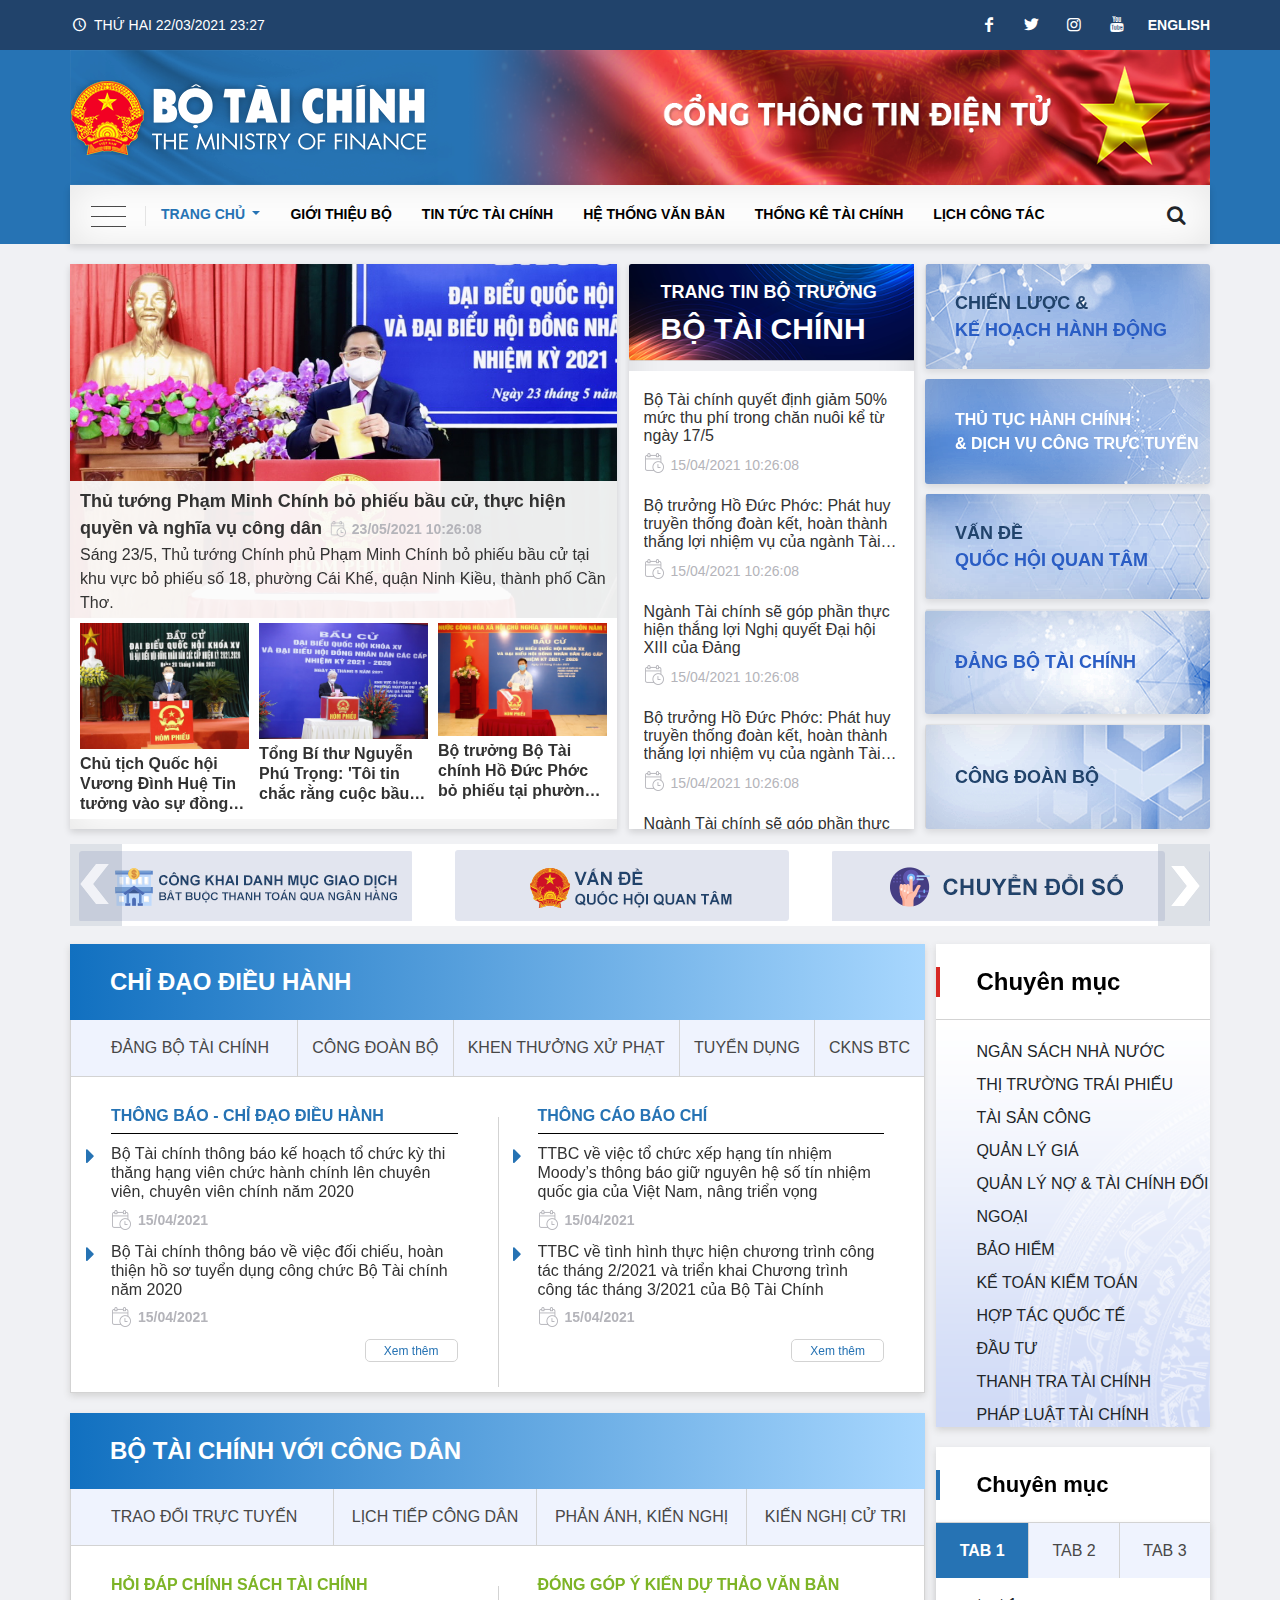
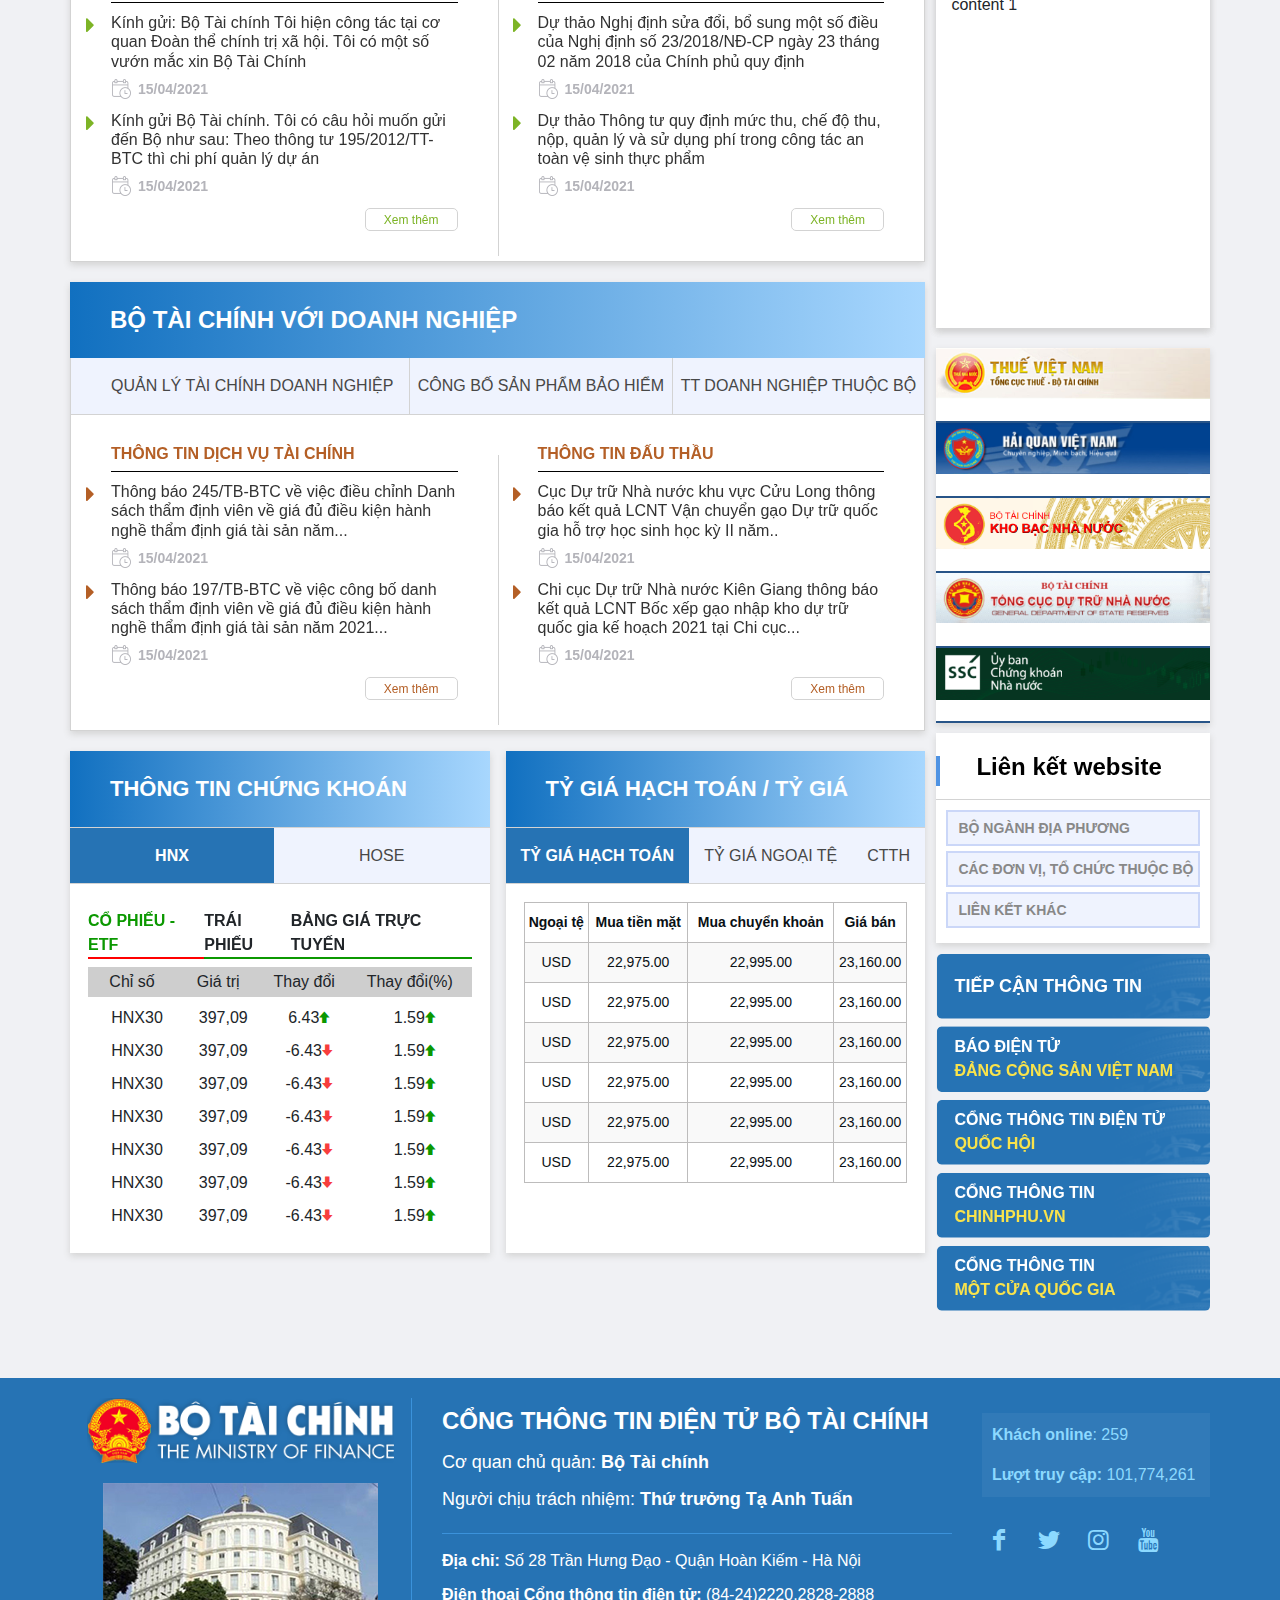
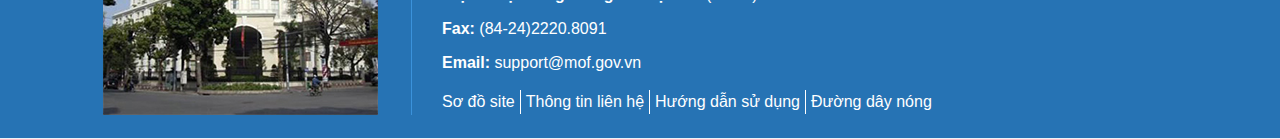
<file: index.html>
<!DOCTYPE html>
<html lang="en">
<head>
    <meta charset="utf-8"/>
    <meta http-equiv="X-UA-Compatible" content="IE=edge"/>
    <meta name="viewport" content="width=device-width, initial-scale=1"/>
    <title>Home</title>
    <link rel="stylesheet" href="css/bootstrap.min.css"/>
    <link rel="stylesheet" href="css/owl.carousel.css"/>
    <link rel="stylesheet" href="css/fontello.css"/>
    <link rel="stylesheet" href="css/style.css"/>
    <link rel="stylesheet" href="css/responsive.css"/>
    <link rel="stylesheet" href="css/ie.css"/>
</head>
<body>
  <header>
    <div class="header-top">
      <div class="container">
        <div class="float-left">
          <span>
            <i class="icon-clock"></i>
          </span>
          <span class="time">Thứ hai 22/03/2021 23:27</span>
        </div>
        <div class="language">
          <a href="">ENGLISH</a>
        </div>
        <div class="float-right">
          <ul class="header-social">
            <li>
              <a href=""><i class="icon-facebook"></i></a>
            </li>
            <li>
              <a href=""><i class="icon-twitter"></i></a>
            </li>
            <li>
              <a href=""><i class="icon-instagram"></i></a>
            </li>
            <li>
              <a href=""><i class="icon-youtube"></i></a>
            </li>
          </ul>
        </div>
      </div>
    </div>
    <div class="header-banner">
      <div class="container">
        <div class="banner">
          <div class="btn-menu">
            <a href="javascript:void(0)" class="btn-menu-mobile">
              <i class="icon-menu"></i>
            </a>
          </div>
          <div class="logo">
            <a href="/">
              <img src="img/logo.png" alt="" />
            </a>
          </div>
          <div class="btn-search-mobile">
              <a href="javascript:void(0)">
                <i class="icon-search"></i>
              </a>
          </div>
          <div class="search-box">
            <div class="container">
                <form id="search-form-mb" action="">
                    <input  type="text" name="q" placeholder="Tìm kiếm" autocomplete="off">
                    <button type="submit" title="Tìm kiếm" class="btn-search-vne" >
                        <i class="icon-search"></i>
                    </button>
                </form>
            </div>
        </div>
          <div id="menu-mobile">
            <div class="head-menu">
              <div class="top-head-menu">
                <span id="closemenu" class="close-menu  pointer">
                    <i class="icon-close"></i>
                </span>
                <div class="pd-10">
                    <h2 class="aside-title">Danh mục</h2>
                </div>
                <form action="search" class="search" method="get" accept-charset="utf-8">
                    <input type="text" name="q" placeholder="Tìm kiếm" autocomplete="off">
                    <button type="submit" title="Tìm kiếm" class="btn-search-vne">
                        <i class="icon-search"></i>
                    </button>
                </form>
            </div>
              <ul class="menu-category">
                <li>
                  <a href="#">Trang chủ</a>
                </li>
                <li>
                  <a href="#">Giới thiệu bộ</a>
                </li>
                <li>
                  <a href="tintuc.html">Tin tức tài chính</a>
                </li>
                <li>
                  <a href="#">Hệ thống văn bản</a>
                </li>
                <li>
                  <a href="#">Thống kê tài chính</a>
                </li>
                <li>
                  <a href="#">Lịch công tác</a>
                </li>
            </ul>
            </div>
          </div>
        </div>
      </div>
      <div id="navbar" class="menu">
        <div class="container">
          <nav class="navbar box-shadow navbar-expand-lg navbar-light">
            <div class="collapse navbar-collapse" id="navbarSupportedContent">
              <ul class="navbar-nav mr-auto">
                <li class="nav-item nav-home">
                  <a class="nav-item-menu" href="#">
                    <img src="img/icon-menu.png" />
                  </a>
                </li>
                <li class="active nav-item dropdown">
                  <a
                    class="nav-link dropdown-toggle"
                    href="#"
                    id="navbarDropdown"
                  >
                    Trang chủ
                  </a>
                  <ul
                    class="dropdown-menu box-shadow"
                    aria-labelledby="navbarDropdown"
                  >
                    <li><a class="dropdown-item" href="#">Chính trị</a></li>
                    <li><a class="dropdown-item" href="#">Chính trị</a></li>
                  </ul>
                </li>
                <li class="nav-item">
                  <a class="nav-link" href="#">Giới thiệu bộ</a>
                </li>
                <li class="nav-item">
                  <a class="nav-link" href="tintuc.html">Tin tức tài chính</a>
                </li>
                <li class="nav-item">
                  <a class="nav-link" href="#">Hệ thống văn bản</a>
                </li>
                <li class="nav-item">
                  <a class="nav-link" href="#">Thống kê tài chính</a>
                </li>
                <li class="nav-item">
                  <a class="nav-link" href="#">Lịch công tác</a>
                </li>
              </ul>
              <div class="search">
                <div class="box-search">
                  <input
                    class="input-search form-control"
                    type="search"
                    placeholder="Search"
                    aria-label="Search"
                  />
                </div>
                <a class="btn-search" href="javascript:void(0)">
                  <i class="icon-search"></i>
                </a>
              </div>
            </div>
          </nav>
        </div>
      </div>
    </div>
    <nav id="navbar-mb" class="site-menu">
      <div class="container">
        <ul class="site-menu__list">
          <li>
            <a href="#">Trang chủ</a>
          </li>

          <li>
            <a href="#">Giới thiệu bộ</a>
          </li>
          <li>
            <a href="tintuc.html">Tin tức tài chính</a>
          </li>
          <li>
            <a href="#">Hệ thống văn bản</a>
          </li>
          <li>
            <a href="#">Tài chính - tiền tệ</a>
          </li>
          <li>
            <a href="#">Thống kê tài chính</a>
          </li>
          <li>
            <a href="#">Lịch công tác</a>
          </li>
        </ul>
      </div>
    </nav>
  </header>
<div class="main">
    <div class="container">
        <div class="main-top">
            <div class="box-news box-shadow">
                <div class="news-item-top">
                    <div class="image">
                        <a href="">
                            <img src="img/news/news1.jpg" alt="" />
                        </a>
                    </div>
                    <div class="content">
                        <h3 class="news-title">
                            <a href="#">Thủ tướng Phạm Minh Chính bỏ phiếu bầu cử, thực hiện quyền và nghĩa vụ công dân</a
                            > <span class="time">23/05/2021 10:26:08</span>
                        </h3>
                        <p class="sapo three-line">
                          Sáng 23/5, Thủ tướng Chính phủ Phạm Minh Chính bỏ phiếu bầu cử tại khu vực bỏ phiếu số 18, phường Cái Khế, quận Ninh Kiều, thành phố Cần Thơ.
                        </p>
                    </div>
                </div>
                <div class="news-child">
                  <div id="home-new-slide">
                    <div class="news-item">
                        <div class="image">
                            <a href="">
                                <img src="img/news/news2.jpg" alt="" />
                            </a>
                        </div>
                        <div class="content">
                            <h3 class="news-title">
                                <a href="" class="three-line" >
                                    Chủ tịch Quốc hội Vương Đình Huệ Tin tưởng vào sự đồng lòng của nhân dân và cử tri cả nước </a>
                            </h3>
                        </div>
                    </div>
                    <div class="news-item">
                        <div class="image">
                            <a href="">
                                <img src="img/news/news.jpg" alt="" />
                            </a>
                        </div>
                        <div class="content">
                            <h3 class="news-title">
                                <a href="" class="three-line">Tổng Bí thư Nguyễn Phú Trọng: 'Tôi tin chắc rằng cuộc bầu cử lần này thành công tốt đẹp'</a>
                            </h3>
                        </div>
                    </div>
                    <div class="news-item">
                        <div class="image">
                            <a href="">
                                <img src="img/news/news3.jpg" alt="" />
                            </a>
                        </div>
                        <div class="content">
                            <h3 class="news-title">
                                <a href="" class="three-line"
                                >Bộ trưởng Bộ Tài chính Hồ Đức Phớc bỏ phiếu tại phường Thượng Đình, Hà Nội</a
                                >
                            </h3>
                        </div>
                    </div>
                    <div class="news-item">
                        <div class="image">
                            <a href="">
                                <img src="img/news/news.jpg" alt="" />
                            </a>
                        </div>
                        <div class="content">
                            <h3 class="news-title">
                                <a href="" class="three-line">Tổng Bí thư Nguyễn Phú Trọng: 'Tôi tin chắc rằng cuộc bầu cử lần này thành công tốt đẹp'</a>
                            </h3>
                        </div>
                    </div></div>
                </div>
            </div>

            <div class="list-news box-shadow">
                <div class="list-news-title">
                    <span class="txt1">Trang tin bộ trưởng</span>
                    <span class="txt2">Bộ tài chính</span>
                </div>
                <div class="list-news-items scroll-table">
                    <div class="list-item">
                        <h3 class="title">
                            <a href="" class="three-line">
                                Bộ Tài chính quyết định giảm 50% mức thu phí trong chăn nuôi
                                kể từ ngày 17/5
                            </a>
                        </h3>
                        <div class="datetime">
                            <span class="item-calendar"></span>
                            <span class="time">15/04/2021 10:26:08</span>
                        </div>
                    </div>
                    <div class="list-item">
                        <h3 class="title">
                            <a href="" class="three-line">
                                Bộ trưởng Hồ Đức Phớc: Phát huy truyền thống đoàn kết, hoàn thành thắng lợi nhiệm vụ của ngành Tài chính
                            </a>
                        </h3>
                        <div class="datetime">
                            <span class="item-calendar"></span>
                            <span class="time">15/04/2021 10:26:08</span>
                        </div>
                    </div>
                    <div class="list-item">
                        <h3 class="title">
                            <a href="" class="three-line">
                                Ngành Tài chính sẽ góp phần thực hiện thắng lợi Nghị quyết Đại hội XIII của Đảng
                            </a>
                        </h3>
                        <div class="datetime">
                            <span class="item-calendar"></span>
                            <span class="time">15/04/2021 10:26:08</span>
                        </div>
                    </div>
                    <div class="list-item">
                        <h3 class="title">
                            <a href="" class="three-line">
                                Bộ trưởng Hồ Đức Phớc: Phát huy truyền thống đoàn kết, hoàn thành thắng lợi nhiệm vụ của ngành Tài chính
                            </a>
                        </h3>
                        <div class="datetime">
                            <span class="item-calendar"></span>
                            <span class="time">15/04/2021 10:26:08</span>
                        </div>
                    </div>
                    <div class="list-item">
                        <h3 class="title">
                            <a href="" class="three-line">
                                Ngành Tài chính sẽ góp phần thực hiện thắng lợi Nghị quyết Đại hội XIII của Đảng
                            </a>
                        </h3>
                        <div class="datetime">
                            <span class="item-calendar"></span>
                            <span class="time">15/04/2021 10:26:08</span>
                        </div>
                    </div>
                </div>
            </div>
            <div class="list-cate">
                <div class="cate-item chienluoc">
                    <a href="">
                        <span class="txt1">Chiến lược &</span>
                        <span class="txt2">Kế hoạch hành động</span>
                    </a>
                </div>
                <div class="cate-item hanhchinh">
                    <a href="">
                        <span class="txt1">thủ tục hành chính</span>
                        <span class="txt2">& dịch vụ công trực tuyến</span>
                    </a>
                </div>
                <div class="cate-item vande">
                    <a href="">
                        <span class="txt1">vấn đề</span>
                        <span class="txt2">quốc hội quan tâm</span>
                    </a>
                </div>
                <div class="cate-item dangbo">
                    <a href="">
                        <span class="txt">đảng bộ tài chính</span>
                    </a>
                </div>
                <div class="cate-item congdoan">
                    <a href="">
                        <span class="txt">công đoàn bộ</span>
                    </a>
                </div>
            </div>
        </div>
        <div class="slide">
            <div id="slider">
                <div class="fs-item">
                    <a href="">
                        <img src="img/slide/cong-khai.png"/>
                    </a>
                </div>
                <div class="fs-item">
                    <a href="">
                        <img src="img/slide/quoc-hoi.png"/>
                    </a>
                </div>
                <div class="fs-item">
                    <a href="">
                        <img src="img/slide/chuyen-doi-so.png"/>
                    </a>
                </div>
                <div class="fs-item">
                    <a href="">
                        <img src="img/slide/thong-tin.png"/>
                    </a>
                </div>
                <div class="fs-item">
                    <a href="">
                        <img src="img/slide/cong-khai.png"/>
                    </a>
                </div>
            </div>
        </div>
        <div class="main-content">
            <div class="col-left">
                <div class="left-item">
                    <div class="cate-title">
                        <h2 class="heading">Chỉ đạo điều hành</h2>
                    </div>
                    <div class="menu-link">
                        <ul class="sup-menu">
                            <li class="one-line"><a href="#">Đảng bộ tài chính</a></li>
                            <li class="one-line"><a href="#">CÔNG ĐOÀN BỘ</a></li>
                            <li class="one-line"><a href="#">KHEN THƯỞNG XỬ PHẠT</a></li>
                            <li class="one-line"><a href="#">TUYỂN DỤNG</a></li>
                            <li class="one-line"><a href="#">CKNS BTC</a></li>
                        </ul>
                    </div>
                    <div class="cate-tab">
                        <div class="cate-tab-left">
                            <div class="cate-tab-title">
                                THÔNG BÁO - CHỈ ĐẠO ĐIỀU HÀNH
                            </div>
                            <div class="cate-tab-content">
                                <div class="ct-content-item">
                                    <h3 class="title">
                                        <a class="three-line" href="">
                                            Bộ Tài chính thông báo kế hoạch tổ chức kỳ thi thăng
                                            hạng viên chức hành chính lên chuyên viên, chuyên viên
                                            chính năm 2020
                                        </a>
                                    </h3>
                                    <div class="datetime">
                                        <span class="item-calendar"></span>
                                        <span class="time">15/04/2021</span>
                                    </div>
                                </div>
                                <div class="ct-content-item">
                                    <h3 class="title">
                                        <a class="three-line" href="">
                                            Bộ Tài chính thông báo về việc đối chiếu, hoàn thiện hồ sơ tuyển dụng công chức Bộ Tài chính năm 2020
                                        </a>
                                    </h3>
                                    <div class="datetime">
                                        <span class="item-calendar"></span>
                                        <span class="time">15/04/2021</span>
                                    </div>
                                </div>
                                <div class="ct-content-button">
                                    <a class="btn-viewmore" href="">Xem thêm</a>
                                </div>
                            </div>
                        </div>
                        <div class="cate-tab-right">
                            <div class="cate-tab-title">
                                THÔNG CÁO BÁO CHÍ
                            </div>
                            <div class="cate-tab-content">
                                <div class="ct-content-item">
                                    <h3 class="title">
                                        <a class="three-line" href="">
                                            TTBC về việc tổ chức xếp hạng tín nhiệm Moody’s thông báo giữ nguyên hệ số tín nhiệm quốc gia của Việt Nam, nâng triển vọng
                                        </a>
                                    </h3>
                                    <div class="datetime">
                                        <span class="item-calendar"></span>
                                        <span class="time">15/04/2021</span>
                                    </div>
                                </div>
                                <div class="ct-content-item">
                                    <h3 class="title">
                                        <a class="three-line" href="">
                                            TTBC về tình hình thực hiện chương trình công tác tháng 2/2021 và triển khai Chương trình công tác tháng 3/2021 của Bộ Tài Chính
                                        </a>
                                    </h3>
                                    <div class="datetime">
                                        <span class="item-calendar"></span>
                                        <span class="time">15/04/2021</span>
                                    </div>
                                </div>
                                <div class="ct-content-button">
                                    <a class="btn-viewmore" href="">Xem thêm</a>
                                </div>
                            </div>
                        </div>
                    </div>
                </div>
                <div class="left-item">
                    <div class="cate-title">
                        <h2 class="heading">Bộ tài chính với công dân</h2>
                    </div>
                    <div class="menu-link">
                        <ul class="sup-menu">
                            <li class="one-line"><a href="#">TRAO ĐỔI TRỰC TUYẾN</a></li>
                            <li class="one-line"><a href="#">LỊCH TIẾP CÔNG DÂN</a></li>
                            <li class="one-line"><a href="#">PHẢN ÁNH, KIẾN NGHỊ</a></li>
                            <li class="one-line"><a href="#">KIẾN NGHỊ CỬ TRI</a></li>
                        </ul>
                    </div>
                    <div class="cate-tab green-theme">
                        <div class="cate-tab-left">
                            <div class="cate-tab-title">
                                HỎI ĐÁP CHÍNH SÁCH TÀI CHÍNH
                            </div>
                            <div class="cate-tab-content">
                                <div class="ct-content-item">
                                    <h3 class="title">
                                        <a class="three-line" href="">
                                            Kính gửi: Bộ Tài chính Tôi hiện công tác tại cơ quan Đoàn thể chính trị xã hội. Tôi có một số vướn mắc xin Bộ Tài Chính
                                        </a>
                                    </h3>
                                    <div class="datetime">
                                        <span class="item-calendar"></span>
                                        <span class="time">15/04/2021</span>
                                    </div>
                                </div>
                                <div class="ct-content-item">
                                    <h3 class="title">
                                        <a class="three-line" href="">
                                            Kính gửi Bộ Tài chính. Tôi có câu hỏi muốn gửi đến Bộ như sau: Theo thông tư 195/2012/TT-BTC thì chi phí quản lý dự án
                                        </a>
                                    </h3>
                                    <div class="datetime">
                                        <span class="item-calendar"></span>
                                        <span class="time">15/04/2021</span>
                                    </div>
                                </div>
                                <div class="ct-content-button">
                                    <a class="btn-viewmore" href="">Xem thêm</a>
                                </div>
                            </div>
                        </div>
                        <div class="cate-tab-right">
                            <div class="cate-tab-title">
                                ĐÓNG GÓP Ý KIẾN DỰ THẢO VĂN BẢN
                            </div>
                            <div class="cate-tab-content">
                                <div class="ct-content-item">
                                    <h3 class="title">
                                        <a class="three-line" href="">
                                            Dự thảo Nghị định sửa đổi, bổ sung một số điều của Nghị định số 23/2018/NĐ-CP ngày 23 tháng 02 năm 2018 của Chính phủ quy định
                                        </a>
                                    </h3>
                                    <div class="datetime">
                                        <span class="item-calendar"></span>
                                        <span class="time">15/04/2021</span>
                                    </div>
                                </div>
                                <div class="ct-content-item">
                                    <h3 class="title">
                                        <a class="three-line" href="">
                                            Dự thảo Thông tư quy định mức thu, chế độ thu, nộp, quản lý và sử dụng phí trong công tác an toàn vệ sinh thực phẩm
                                        </a>
                                    </h3>
                                    <div class="datetime">
                                        <span class="item-calendar"></span>
                                        <span class="time">15/04/2021</span>
                                    </div>
                                </div>
                                <div class="ct-content-button">
                                    <a class="btn-viewmore" href="">Xem thêm</a>
                                </div>
                            </div>
                        </div>
                    </div>
                </div>
                <div class="left-item">
                    <div class="cate-title">
                        <h2 class="heading">Bộ tài chính với doanh nghiệp</h2>
                    </div>
                    <div class="menu-link">
                        <ul class="sup-menu">
                            <li class="one-line"><a href="#">QUẢN LÝ TÀI CHÍNH DOANH NGHIỆP</a></li>
                            <li class="one-line"><a href="#">CÔNG BỐ SẢN PHẨM BẢO HIỂM</a></li>
                            <li class="one-line"><a href="#">TT DOANH NGHIỆP THUỘC BỘ</a></li>
                        </ul>
                    </div>
                    <div class="cate-tab brown-theme">
                        <div class="cate-tab-left">
                            <div class="cate-tab-title">
                                THÔNG TIN DỊCH VỤ TÀI CHÍNH
                            </div>
                            <div class="cate-tab-content">
                                <div class="ct-content-item">
                                    <h3 class="title">
                                        <a class="three-line" href="">
                                            Thông báo 245/TB-BTC về việc điều chỉnh Danh sách thẩm định viên về giá đủ điều kiện hành nghề thẩm định giá tài sản năm...
                                        </a>
                                    </h3>
                                    <div class="datetime">
                                        <span class="item-calendar"></span>
                                        <span class="time">15/04/2021</span>
                                    </div>
                                </div>
                                <div class="ct-content-item">
                                    <h3 class="title">
                                        <a class="three-line" href="">
                                            Thông báo 197/TB-BTC về việc công bố danh sách thẩm định viên về giá đủ điều kiện hành nghề thẩm định giá tài sản năm 2021...
                                        </a>
                                    </h3>
                                    <div class="datetime">
                                        <span class="item-calendar"></span>
                                        <span class="time">15/04/2021</span>
                                    </div>
                                </div>
                                <div class="ct-content-button">
                                    <a class="btn-viewmore" href="">Xem thêm</a>
                                </div>
                            </div>
                        </div>
                        <div class="cate-tab-right">
                            <div class="cate-tab-title">
                                THÔNG TIN ĐẤU THẦU
                            </div>
                            <div class="cate-tab-content">
                                <div class="ct-content-item">
                                    <h3 class="title">
                                        <a class="three-line" href="">
                                            Cục Dự trữ Nhà nước khu vực Cửu Long thông báo kết quả LCNT Vận chuyển gạo Dự trữ quốc gia hỗ trợ học sinh học kỳ II năm..
                                        </a>
                                    </h3>
                                    <div class="datetime">
                                        <span class="item-calendar"></span>
                                        <span class="time">15/04/2021</span>
                                    </div>
                                </div>
                                <div class="ct-content-item">
                                    <h3 class="title">
                                        <a class="three-line" href="">
                                            Chi cục Dự trữ Nhà nước Kiên Giang thông báo kết quả LCNT Bốc xếp gạo nhập kho dự trữ quốc gia kế hoạch 2021 tại Chi cục...
                                        </a>
                                    </h3>
                                    <div class="datetime">
                                        <span class="item-calendar"></span>
                                        <span class="time">15/04/2021</span>
                                    </div>
                                </div>
                                <div class="ct-content-button">
                                    <a class="btn-viewmore" href="">Xem thêm</a>
                                </div>
                            </div>
                        </div>
                    </div>
                </div>

                <div class="left-item non-bg">
                    <div class="left-item-double">
                        <div class="cate-title">
                            <h2 class="heading">thông tin chứng khoán</h2>
                        </div>
                        <div class="box-tab">
                            <div class="tab-heading">
                                <div data-target="tab1" class="tab-heading-item active">
                                    HNX
                                </div>
                                <div data-target="tab2" class="tab-heading-item">HOSE</div>
                            </div>
                            <div class="tab-content">
                                <div data-source="tab1" class="tab-content-item">
                                    <div class="sub-tab">
                                        <div class="sub-tab-heading">
                                            <div
                                                    data-target="subtab1"
                                                    class="sub-tab-item active"
                                            >
                                                Cổ phiếu - ETF
                                            </div>
                                            <div data-target="subtab2" class="sub-tab-item">
                                                Trái phiếu
                                            </div>
                                            <div data-target="subtab3" class="sub-tab-item">
                                                Bảng giá trực tuyến
                                            </div>
                                        </div>
                                        <div class="sub-tab-content">
                                            <div
                                                    data-source="subtab1"
                                                    class="sub-tab-content-item"
                                            >
                                                <table class="vnindex">
                                                    <thead>
                                                    <td>Chỉ số</td>
                                                    <td>Giá trị</td>
                                                    <td>Thay đổi</td>
                                                    <td>Thay đổi(%)</td>
                                                    </thead>
                                                    <tbody>
                                                    <tr>
                                                        <td>HNX30</td>
                                                        <td>397,09</td>
                                                        <td class="up">6.43</td>
                                                        <td class="up">1.59</td>
                                                    </tr>
                                                    <tr>
                                                        <td>HNX30</td>
                                                        <td>397,09</td>
                                                        <td class="down">-6.43</td>
                                                        <td class="up">1.59</td>
                                                    </tr>
                                                    <tr>
                                                        <td>HNX30</td>
                                                        <td>397,09</td>
                                                        <td class="down">-6.43</td>
                                                        <td class="up">1.59</td>
                                                    </tr>
                                                    <tr>
                                                        <td>HNX30</td>
                                                        <td>397,09</td>
                                                        <td class="down">-6.43</td>
                                                        <td class="up">1.59</td>
                                                    </tr>
                                                    <tr>
                                                        <td>HNX30</td>
                                                        <td>397,09</td>
                                                        <td class="down">-6.43</td>
                                                        <td class="up">1.59</td>
                                                    </tr>
                                                    <tr>
                                                        <td>HNX30</td>
                                                        <td>397,09</td>
                                                        <td class="down">-6.43</td>
                                                        <td class="up">1.59</td>
                                                    </tr>
                                                    <tr>
                                                        <td>HNX30</td>
                                                        <td>397,09</td>
                                                        <td class="down">-6.43</td>
                                                        <td class="up">1.59</td>
                                                    </tr>
                                                    </tbody>
                                                </table>
                                            </div>
                                            <div
                                                    data-source="subtab2"
                                                    class="sub-tab-content-item"
                                                    style="display: none"
                                            >
                                                sub tab 2
                                            </div>
                                            <div
                                                    data-source="subtab3"
                                                    class="sub-tab-content-item"
                                                    style="display: none"
                                            >
                                                sub tab 3
                                            </div>
                                        </div>
                                    </div>
                                </div>
                                <div
                                        data-source="tab2"
                                        class="tab-content-item"
                                        style="display: none"
                                >
                                    content 2
                                </div>
                            </div>
                        </div>
                    </div>
                    <div class="left-item-double">
                        <div class="cate-title">
                            <h2 class="heading">tỷ giá hạch toán / tỷ giá ngoại tệ</h2>
                        </div>
                        <div class="box-tab">
                            <div class="tab-heading">
                                <div data-target="tab1" class="tab-heading-item active">
                                    tỷ giá hạch toán
                                </div>
                                <div data-target="tab2" class="tab-heading-item">
                                    tỷ giá ngoại tệ
                                </div>
                                <div data-target="tab3" class="tab-heading-item">CTTH</div>
                            </div>
                            <div class="tab-content">
                                <div data-source="tab1" class="tab-content-item">
                                    <div class="tc-item-content">
                                        <table class="ngoai-te table-striped">
                                            <thead>
                                            <td>Ngoại tệ</td>
                                            <td>Mua tiền mặt</td>
                                            <td>Mua chuyển khoản</td>
                                            <td>Giá bán</td>
                                            </thead>
                                            <tbody>
                                            <tr>
                                                <td>USD</td>
                                                <td>22,975.00</td>
                                                <td>22,995.00</td>
                                                <td>23,160.00</td>
                                            </tr>
                                            <tr>
                                                <td>USD</td>
                                                <td>22,975.00</td>
                                                <td>22,995.00</td>
                                                <td>23,160.00</td>
                                            </tr>
                                            <tr>
                                                <td>USD</td>
                                                <td>22,975.00</td>
                                                <td>22,995.00</td>
                                                <td>23,160.00</td>
                                            </tr>
                                            <tr>
                                                <td>USD</td>
                                                <td>22,975.00</td>
                                                <td>22,995.00</td>
                                                <td>23,160.00</td>
                                            </tr>
                                            <tr>
                                                <td>USD</td>
                                                <td>22,975.00</td>
                                                <td>22,995.00</td>
                                                <td>23,160.00</td>
                                            </tr>
                                            <tr>
                                                <td>USD</td>
                                                <td>22,975.00</td>
                                                <td>22,995.00</td>
                                                <td>23,160.00</td>
                                            </tr>
                                            </tbody>
                                        </table>
                                    </div>
                                </div>
                                <div
                                        data-source="tab2"
                                        class="tab-content-item"
                                        style="display: none"
                                >
                                    <div class="tc-item-content">content2</div>
                                </div>
                                <div
                                        data-source="tab3"
                                        class="tab-content-item"
                                        style="display: none"
                                >
                                    <div class="tc-item-content">content3</div>
                                </div>
                            </div>
                        </div>
                    </div>
                </div>
            </div>
            <div class="col-right">
                <div class="right-item">
                    <div class="cate-title">
                        <h2 class="heading-right">Chuyên mục</h2>
                    </div>
                    <div class="cate-list scroll-table">
                        <ul class="cate-ul">
                            <li><a href="">ngân sách nhà nước</a></li>
                            <li><a href="">Thị trường trái phiếu</a></li>
                            <li><a href="">Tài sản công</a></li>
                            <li><a href="">Quản lý giá</a></li>
                            <li><a href="">Quản lý nợ & Tài chính đối ngoại</a></li>
                            <li><a href="">Bảo hiểm</a></li>
                            <li><a href="">Kế toán kiểm toán</a></li>
                            <li><a href="">Hợp tác quốc tế</a></li>
                            <li><a href="">Đầu tư</a></li>
                            <li><a href="">Thanh tra tài chính</a></li>
                            <li><a href="">Pháp luật Tài Chính</a></li>
                            <li><a href="">Tin học và thống kê tài chính</a></li>
                            <li><a href="">ngân sách nhà nước</a></li>
                            <li><a href="">ngân sách nhà nước</a></li>
                            <li><a href="">ngân sách nhà nước</a></li>
                            <li><a href="">ngân sách nhà nước</a></li>
                            <li><a href="">ngân sách nhà nước</a></li>
                            <li><a href="">ngân sách nhà nước</a></li>
                            <li><a href="">ngân sách nhà nước</a></li>
                            <li><a href="">ngân sách nhà nước</a></li>
                        </ul>
                    </div>
                </div>
                <div class="right-item">
                    <div class="cate-title">
                        <h2 class="heading-right blue-line">Chuyên mục</h2>
                    </div>
                    <div class="box-tab">
                        <div class="tab-heading">
                            <div data-target="tab1" class="tab-heading-item active">
                                Tab 1
                            </div>
                            <div data-target="tab2" class="tab-heading-item">Tab 2</div>
                            <div data-target="tab3" class="tab-heading-item">Tab 3</div>
                        </div>
                        <div class="tab-content">
                            <div data-source="tab1" class="tab-content-item">
                                content 1
                            </div>
                            <div
                                    data-source="tab2"
                                    class="tab-content-item"
                                    style="display: none"
                            >
                                content 2
                            </div>
                            <div
                                    data-source="tab3"
                                    class="tab-content-item"
                                    style="display: none"
                            >
                                content 3
                            </div>
                        </div>
                    </div>
                </div>

                <div class="right-item mg-bottom-10">
                    <div class="external-link">
                        <div class="link-item">
                            <a href="">
                                <img src="img/thuevn.png"/>
                            </a>
                        </div>
                        <div class="link-item">
                            <a href="">
                                <img src="img/haiquanvn.png"/>
                            </a>
                        </div>
                        <div class="link-item">
                            <a href="">
                                <img src="img/khobac.png"/>
                            </a>
                        </div>
                        <div class="link-item">
                            <a href="">
                                <img src="img/cucdutru.png"/>
                            </a>
                        </div>
                        <div class="link-item">
                            <a href="">
                                <img src="img/uybanchk.png"/>
                            </a>
                        </div>
                    </div>
                </div>

                <div class="right-item mg-bottom-10">
                    <div class="cate-title">
                        <h2 class="heading-right blue-line-light">Liên kết website</h2>
                    </div>
                    <div class="website-link">
                        <div class="web-item">
                            <a href="">BỘ NGÀNH ĐỊA PHƯƠNG</a>
                        </div>
                        <div class="web-item">
                            <a href="">CÁC ĐƠN VỊ, TỔ CHỨC THUỘC BỘ</a>
                        </div>
                        <div class="web-item">
                            <a href="">LIÊN KẾT KHÁC</a>
                        </div>
                    </div>
                </div>
                <div class="right-item non-bg">
                    <div class="info-link">
                        <div class="info-link-item">
                            <a href="">
                                <span class="txt">TIẾP CẬN THÔNG TIN</span>
                            </a>
                        </div>
                        <div class="info-link-item dang">
                            <a href="">
                                <span class="txt1">BÁO ĐIỆN TỬ</span>
                                <span class="txt2">ĐẢNG CỘNG SẢN VIỆT NAM</span>
                            </a>
                        </div>
                        <div class="info-link-item">
                            <a href="">
                                <span class="txt1">CỔNG THÔNG TIN ĐIỆN TỬ</span>
                                <span class="txt2">QUỐC HỘI</span>
                            </a>
                        </div>
                        <div class="info-link-item">
                            <a href="">
                                <span class="txt1">CỔNG THÔNG TIN</span>
                                <span class="txt2">CHINHPHU.VN</span>
                            </a>
                        </div>
                        <div class="info-link-item">
                            <a href="">
                                <span class="txt1">CỔNG THÔNG TIN</span>
                                <span class="txt2">MỘT CỬA QUỐC GIA</span>
                            </a>
                        </div>
                    </div>
                </div>
            </div>
        </div>
    </div>
</div>

<div class="footer">
    <div class="container">
        <div class="ft-left">
            <a class="logo-ft" href="">
                <img src="img/logo.png" alt=""/>
            </a>
            <div class="img">
                <img src="img/bg-footer.png" alt=""/>
            </div>
        </div>
        <div class="ft-center">
            <div class="ft-center-content">
                <p class="fsize-24"><b>CỔNG THÔNG TIN ĐIỆN TỬ BỘ TÀI CHÍNH</b></p>
                <p class="fsize-18">Cơ quan chủ quản: <b>Bộ Tài chính</b></p>
                <p class="fsize-18">
                    Người chịu trách nhiệm: <b>Thứ trưởng Tạ Anh Tuấn</b>
                </p>
            </div>
            <div class="ft-ct-bot">
                <p>
                    <b> Địa chỉ:</b> Số 28 Trần Hưng Đạo - Quận Hoàn Kiếm - Hà Nội
                </p>
                <p>
                    <b>Điện thoại Cổng thông tin điện tử:</b> (84-24)2220.2828-2888
                </p>
                <p><b>Fax:</b> (84-24)2220.8091</p>
                <p><b>Email:</b> support@mof.gov.vn</p>
            </div>

            <div class="ft-cate">
                <ul class="ul-ft">
                    <li>
                        <a href="">Sơ đồ site</a>
                    </li>
                    <li>
                        <a href="">Thông tin liên hệ </a>
                    </li>
                    <li>
                        <a href="">Hướng dẫn sử dụng</a>
                    </li>
                    <li>
                        <a href="">Đường dây nóng</a>
                    </li>
                </ul>
            </div>
        </div>
        <div class="ft-right">
            <div class="traffic">
                <p><b> Khách online</b>: 259</p>
                <p><b> Lượt truy cập:</b> 101,774,261</p>
            </div>
            <div class="ft-social">
                <ul class="ul-social">
                    <li>
                        <a href=""><i class="icon-facebook"></i></a>
                    </li>
                    <li>
                        <a href=""><i class="icon-twitter"></i></a>
                    </li>
                    <li>
                        <a href=""><i class="icon-instagram"></i></a>
                    </li>
                    <li>
                        <a href=""><i class="icon-youtube"></i></a>
                    </li>
                </ul>
            </div>
        </div>
    </div>
</div>
<div class="opacity hidden" ></div>
<script src="js/jquery-1.11.3.min.js"></script>
<script src="js/bootstrap.min.js"></script>
<script src="js/owl.carousel.min.js"></script>
<script src="js/custom.js"></script>
</body>
</html>
</file>
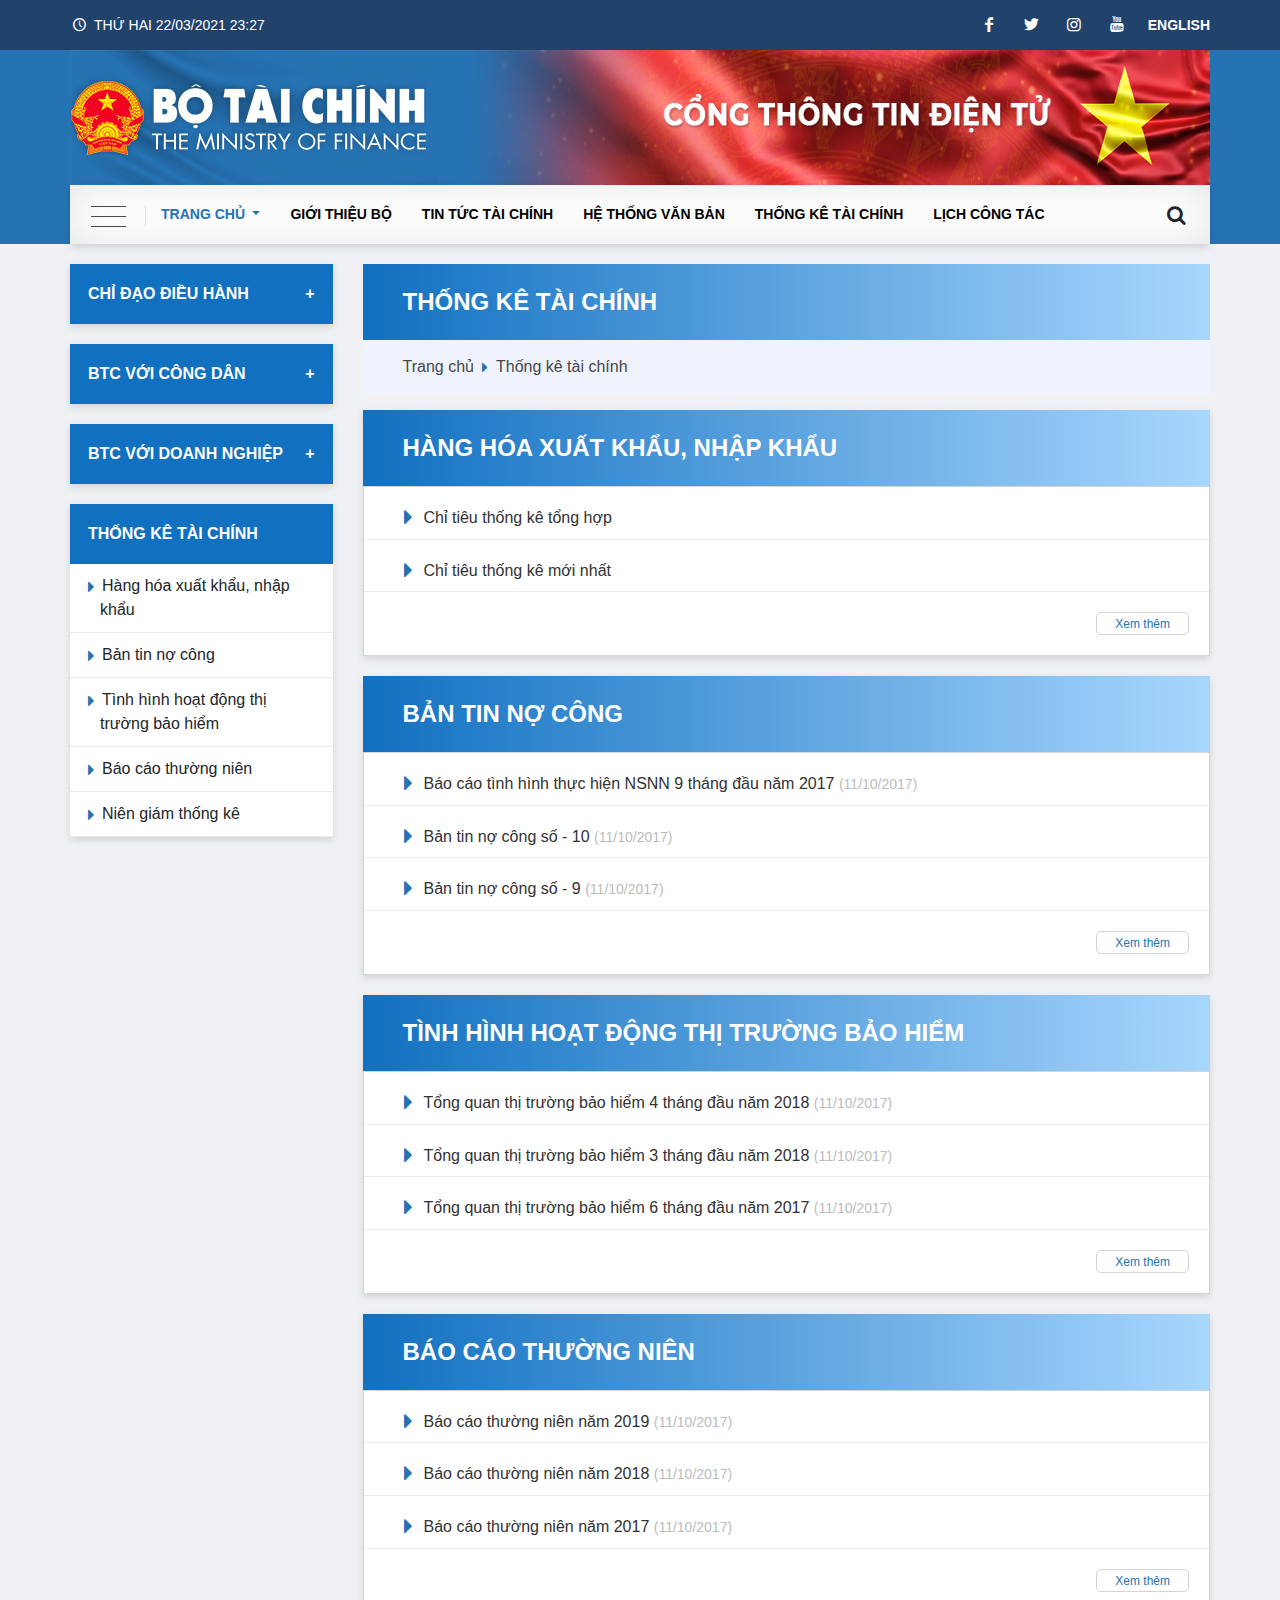
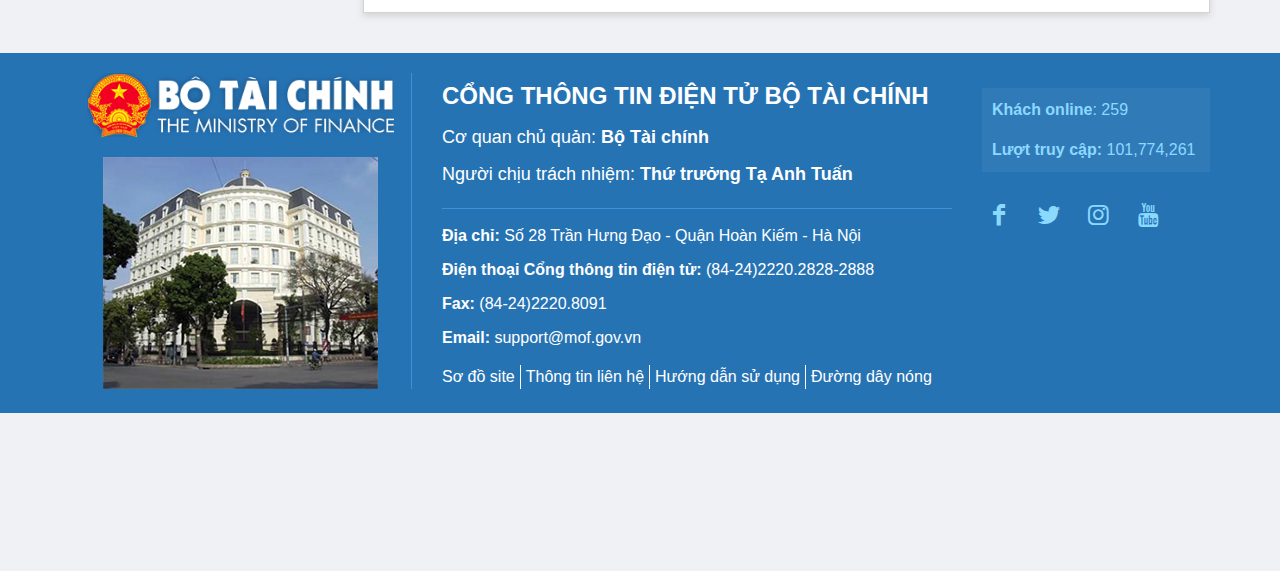
<file: thong-ke.html>
<!DOCTYPE html>
<html lang="en">
<head>
    <meta charset="utf-8"/>
    <meta http-equiv="X-UA-Compatible" content="IE=edge"/>
    <meta name="viewport" content="width=device-width, initial-scale=1"/>
    <title>Home</title>
    <link rel="stylesheet" href="css/bootstrap.min.css"/>
    <link rel="stylesheet" href="css/owl.carousel.css"/>
    <link rel="stylesheet" href="css/fontello.css"/>
    <link rel="stylesheet" href="css/style.css"/>
    <link rel="stylesheet" href="css/responsive.css"/>
    <link rel="stylesheet" href="css/ie.css"/>
</head>
<body>
<header>
    <div class="header-top">
        <div class="container">
            <div class="float-left">
          <span>
            <i class="icon-clock"></i>
          </span>
                <span class="time">Thứ hai 22/03/2021 23:27</span>
            </div>
            <div class="language">
                <a href="">ENGLISH</a>
            </div>
            <div class="float-right">
                <ul class="header-social">
                    <li>
                        <a href=""><i class="icon-facebook"></i></a>
                    </li>
                    <li>
                        <a href=""><i class="icon-twitter"></i></a>
                    </li>
                    <li>
                        <a href=""><i class="icon-instagram"></i></a>
                    </li>
                    <li>
                        <a href=""><i class="icon-youtube"></i></a>
                    </li>
                </ul>
            </div>
        </div>
    </div>
    <div class="header-banner">
        <div class="container">
            <div class="banner">
                <div class="btn-menu">
                    <a href="javascript:void(0)" class="btn-menu-mobile">
                        <i class="icon-menu"></i>
                    </a>
                </div>
                <div class="logo">
                    <a href="/">
                        <img src="img/logo.png" alt=""/>
                    </a>
                </div>
                <div class="btn-search-mobile">
                    <a href="javascript:void(0)">
                        <i class="icon-search"></i>
                    </a>
                </div>
                <div class="search-box">
                    <div class="container">
                        <form id="search-form-mb" action="">
                            <input type="text" name="q" placeholder="Tìm kiếm" autocomplete="off">
                            <button type="submit" title="Tìm kiếm" class="btn-search-vne">
                                <i class="icon-search"></i>
                            </button>
                        </form>
                    </div>
                </div>
                <div id="menu-mobile">
                    <div class="head-menu">
                        <div class="top-head-menu">
                <span id="closemenu" class="close-menu  pointer">
                    <i class="icon-close"></i>
                </span>
                            <div class="pd-10">
                                <h2 class="aside-title">Danh mục</h2>
                            </div>
                            <form action="search" class="search" method="get" accept-charset="utf-8">
                                <input type="text" name="q" placeholder="Tìm kiếm" autocomplete="off">
                                <button type="submit" title="Tìm kiếm" class="btn-search-vne">
                                    <i class="icon-search"></i>
                                </button>
                            </form>
                        </div>
                        <ul class="menu-category">
                            <li>
                                <a href="#">Trang chủ</a>
                            </li>
                            <li>
                                <a href="#">Giới thiệu bộ</a>
                            </li>
                            <li>
                                <a href="tintuc.html">Tin tức tài chính</a>
                            </li>
                            <li>
                                <a href="#">Hệ thống văn bản</a>
                            </li>
                            <li>
                                <a href="#">Thống kê tài chính</a>
                            </li>
                            <li>
                                <a href="#">Lịch công tác</a>
                            </li>
                        </ul>
                    </div>
                </div>
            </div>
        </div>
        <div id="navbar" class="menu">
            <div class="container">
                <nav class="navbar box-shadow navbar-expand-lg navbar-light">
                    <div class="collapse navbar-collapse" id="navbarSupportedContent">
                        <ul class="navbar-nav mr-auto">
                            <li class="nav-item nav-home">
                                <a class="nav-item-menu" href="#">
                                    <img src="img/icon-menu.png"/>
                                </a>
                            </li>
                            <li class="active nav-item dropdown">
                                <a
                                        class="nav-link dropdown-toggle"
                                        href="#"
                                        id="navbarDropdown"
                                >
                                    Trang chủ
                                </a>
                                <ul
                                        class="dropdown-menu box-shadow"
                                        aria-labelledby="navbarDropdown"
                                >
                                    <li><a class="dropdown-item" href="#">Chính trị</a></li>
                                    <li><a class="dropdown-item" href="#">Chính trị</a></li>
                                </ul>
                            </li>
                            <li class="nav-item">
                                <a class="nav-link" href="#">Giới thiệu bộ</a>
                            </li>
                            <li class="nav-item">
                                <a class="nav-link" href="tintuc.html">Tin tức tài chính</a>
                            </li>
                            <li class="nav-item">
                                <a class="nav-link" href="#">Hệ thống văn bản</a>
                            </li>
                            <li class="nav-item">
                                <a class="nav-link" href="#">Thống kê tài chính</a>
                            </li>
                            <li class="nav-item">
                                <a class="nav-link" href="#">Lịch công tác</a>
                            </li>
                        </ul>
                        <div class="search">
                            <div class="box-search">
                                <input
                                        class="input-search form-control"
                                        type="search"
                                        placeholder="Search"
                                        aria-label="Search"
                                />
                            </div>
                            <a class="btn-search" href="javascript:void(0)">
                                <i class="icon-search"></i>
                            </a>
                        </div>
                    </div>
                </nav>
            </div>
        </div>
    </div>
    <nav id="navbar-mb" class="site-menu">
        <div class="container">
            <ul class="site-menu__list">
                <li>
                    <a href="#">Trang chủ</a>
                </li>

                <li>
                    <a href="#">Giới thiệu bộ</a>
                </li>
                <li>
                    <a href="tintuc.html">Tin tức tài chính</a>
                </li>
                <li>
                    <a href="#">Hệ thống văn bản</a>
                </li>
                <li>
                    <a href="#">Tài chính - tiền tệ</a>
                </li>
                <li>
                    <a href="#">Thống kê tài chính</a>
                </li>
                <li>
                    <a href="#">Lịch công tác</a>
                </li>
            </ul>
        </div>
    </nav>
</header>
<div class="main">
    <div class="container">
        <div class="row">
            <div class="col-lg-3 col-12 thongke-right">
                <div class="thongke-box-right">
                    <button class="collapsible">Chỉ đạo điều hành</button>
                    <div class="content">
                        <div class="list-items"><a href="">
                            Khen thưởng - xử phạt
                        </a></div>
                        <div class="list-items"><a href="">
                            Thống kê tài chính
                        </a></div>
                        <div class="list-items"><a href="">
                            Chỉ tiêu thống kê tổng hợp
                        </a></div>
                        <div class="list-items"><a href="">
                            Thông báo - Chỉ đạo điều hành
                        </a></div>
                        <div class="list-items"><a href="">
                            Lịch công tác
                        </a></div>
                        <div class="list-items"><a href="">
                            Tuyển dụng
                        </a></div>
                        <div class="list-items"><a href="">
                            Đảng bộ Bộ Tài chính
                        </a></div>
                        <div class="list-items"><a href="">
                            Công khai ngân sách Bộ Tài chính
                        </a></div>
                    </div>
                </div><div class="thongke-box-right">
                    <button class="collapsible">BTC với công dân</button>
                    <div class="content">
                        <div class="list-items"><a href="">
                            Hỏi đáp chính sách tài chính
                        </a></div>
                        <div class="list-items"><a href="">
                            Dự thảo văn bản
                        </a></div>
                        <div class="list-items"><a href="">
                            Trao đổi trực tuyến
                        </a></div>
                        <div class="list-items"><a href="">
                            Lịch tiếp công dân
                        </a></div>
                        <div class="list-items"><a href="">
                            Kiến nghị cử tri
                        </a></div>
                    </div>
                </div>
                <div class="thongke-box-right">
                    <button class="collapsible">BTC với doanh nghiệp</button>
                    <div class="content">
                        <div class="list-items"><a href="">
                            Quản lý Tài chính doanh nghiệp
                        </a></div>
                        <div class="list-items"><a href="">
                            Thông tin doanh nghiệp thuộc Bộ
                        </a></div>
                        <div class="list-items"><a href="">
                            Thông tin dịch vụ tài chính
                        </a></div>
                        <div class="list-items"><a href="">
                            Thông tin đấu thầu
                        </a></div>
                        <div class="list-items"><a href="">
                            Tỷ giá hạch toán
                        </a></div>
                        <div class="list-items"><a href="">
                            Danh mục điều kiện đầu tư, kinh doanh
                        </a></div>
                    </div>
                </div>
                <div class="thongke-box-right">
                    <div class="text-title">Thống kê tài chính</div>
                    <div class="content-text">
                        <div class="list-items"><a href="">
                            Hàng hóa xuất khẩu, nhập khẩu
                        </a></div>
                        <div class="list-items"><a href="">
                            Bản tin nợ công
                        </a></div>
                        <div class="list-items"><a href="">
                            Tình hình hoạt động thị trường bảo hiểm
                        </a></div>
                        <div class="list-items"><a href="">
                            Báo cáo thường niên
                        </a></div>
                        <div class="list-items"><a href="">
                            Niên giám thống kê
                        </a></div>
                    </div>
                </div>
            </div>
            <div class="col-lg-9 col-12">
                <div class="cate-title">
                    <h2 class="heading">Thống kê tài chính</h2>
                </div>
                <ol class="breadcrumb mb-3">
                    <li class="breadcrumb-item"><a href="#">Trang chủ</a></li>
                    <li class="breadcrumb-item"><a href="#">Thống kê tài chính</a></li>
                </ol>
                <div class="thongke-item">
                    <div class="cate-title">
                        <h2 class="heading">HÀNG HÓA XUẤT KHẨU, NHẬP KHẨU</h2>
                    </div>
                    <div class="cate-tab">
                        <div class="cate-tab-content">
                            <div class="ct-content-item">
                                <h3 class="title">
                                    <a href="">
                                        Chỉ tiêu thống kê tổng hợp
                                    </a>
                                </h3>

                            </div>
                            <div class="ct-content-item">
                                <h3 class="title">
                                    <a href="">
                                        Chỉ tiêu thống kê mới nhất
                                    </a>
                                </h3>

                            </div>
                            <div class="ct-content-button">
                                <a class="btn-viewmore" href="">Xem thêm</a>
                            </div>
                        </div>
                    </div>
                </div>
                <div class="thongke-item">
                    <div class="cate-title">
                        <h2 class="heading">Bản tin nợ công</h2>
                    </div>
                    <div class="cate-tab">
                        <div class="cate-tab-content">
                            <div class="ct-content-item">
                                <h3 class="title">
                                    <a href="">
                                        Báo cáo tình hình thực hiện NSNN 9 tháng đầu năm 2017 <span>(11/10/2017)</span>
                                    </a>
                                </h3>

                            </div>
                            <div class="ct-content-item">
                                <h3 class="title">
                                    <a href="">
                                        Bản tin nợ công số - 10 <span>(11/10/2017)</span>
                                    </a>
                                </h3>

                            </div>
                            <div class="ct-content-item">
                                <h3 class="title">
                                    <a href="">
                                        Bản tin nợ công số - 9 <span>(11/10/2017)</span>
                                    </a>
                                </h3>

                            </div>
                            <div class="ct-content-button">
                                <a class="btn-viewmore" href="">Xem thêm</a>
                            </div>
                        </div>
                    </div>
                </div>
                <div class="thongke-item">
                    <div class="cate-title">
                        <h2 class="heading">Tình hình hoạt động thị trường bảo hiểm</h2>
                    </div>
                    <div class="cate-tab">
                        <div class="cate-tab-content">
                            <div class="ct-content-item">
                                <h3 class="title">
                                    <a href="">
                                        Tổng quan thị trường bảo hiểm 4 tháng đầu năm 2018 <span>(11/10/2017)</span>
                                    </a>
                                </h3>

                            </div>
                            <div class="ct-content-item">
                                <h3 class="title">
                                    <a href="">
                                        Tổng quan thị trường bảo hiểm 3 tháng đầu năm 2018 <span>(11/10/2017)</span>
                                    </a>
                                </h3>

                            </div>
                            <div class="ct-content-item">
                                <h3 class="title">
                                    <a href="">
                                        Tổng quan thị trường bảo hiểm 6 tháng đầu năm 2017 <span>(11/10/2017)</span>
                                    </a>
                                </h3>

                            </div>
                            <div class="ct-content-button">
                                <a class="btn-viewmore" href="">Xem thêm</a>
                            </div>
                        </div>
                    </div>
                </div>
                <div class="thongke-item">
                    <div class="cate-title">
                        <h2 class="heading">Báo cáo thường niên</h2>
                    </div>
                    <div class="cate-tab">
                        <div class="cate-tab-content">
                            <div class="ct-content-item">
                                <h3 class="title">
                                    <a href="">
                                        Báo cáo thường niên năm 2019 <span>(11/10/2017)</span>
                                    </a>
                                </h3>

                            </div>
                            <div class="ct-content-item">
                                <h3 class="title">
                                    <a href="">
                                        Báo cáo thường niên năm 2018 <span>(11/10/2017)</span>
                                    </a>
                                </h3>

                            </div>
                            <div class="ct-content-item">
                                <h3 class="title">
                                    <a href="">
                                        Báo cáo thường niên năm 2017 <span>(11/10/2017)</span>
                                    </a>
                                </h3>

                            </div>
                            <div class="ct-content-button">
                                <a class="btn-viewmore" href="">Xem thêm</a>
                            </div>
                        </div>
                    </div>
                </div>
            </div>
        </div>
    </div>

</div>
<div class="footer">
    <div class="container">
        <div class="ft-left">
            <a class="logo-ft" href="">
                <img src="img/logo.png" alt=""/>
            </a>
            <div class="img">
                <img src="img/bg-footer.png" alt=""/>
            </div>
        </div>
        <div class="ft-center">
            <div class="ft-center-content">
                <p class="fsize-24"><b>CỔNG THÔNG TIN ĐIỆN TỬ BỘ TÀI CHÍNH</b></p>
                <p class="fsize-18">Cơ quan chủ quản: <b>Bộ Tài chính</b></p>
                <p class="fsize-18">
                    Người chịu trách nhiệm: <b>Thứ trưởng Tạ Anh Tuấn</b>
                </p>
            </div>
            <div class="ft-ct-bot">
                <p>
                    <b> Địa chỉ:</b> Số 28 Trần Hưng Đạo - Quận Hoàn Kiếm - Hà Nội
                </p>
                <p>
                    <b>Điện thoại Cổng thông tin điện tử:</b> (84-24)2220.2828-2888
                </p>
                <p><b>Fax:</b> (84-24)2220.8091</p>
                <p><b>Email:</b> support@mof.gov.vn</p>
            </div>

            <div class="ft-cate">
                <ul class="ul-ft">
                    <li>
                        <a href="">Sơ đồ site</a>
                    </li>
                    <li>
                        <a href="">Thông tin liên hệ </a>
                    </li>
                    <li>
                        <a href="">Hướng dẫn sử dụng</a>
                    </li>
                    <li>
                        <a href="">Đường dây nóng</a>
                    </li>
                </ul>
            </div>
        </div>
        <div class="ft-right">
            <div class="traffic">
                <p><b> Khách online</b>: 259</p>
                <p><b> Lượt truy cập:</b> 101,774,261</p>
            </div>
            <div class="ft-social">
                <ul class="ul-social">
                    <li>
                        <a href=""><i class="icon-facebook"></i></a>
                    </li>
                    <li>
                        <a href=""><i class="icon-twitter"></i></a>
                    </li>
                    <li>
                        <a href=""><i class="icon-instagram"></i></a>
                    </li>
                    <li>
                        <a href=""><i class="icon-youtube"></i></a>
                    </li>
                </ul>
            </div>
        </div>
    </div>
</div>
<div class="opacity hidden"></div>
<script src="js/jquery-1.11.3.min.js"></script>
<script src="js/bootstrap.min.js"></script>
<script src="js/owl.carousel.min.js"></script>
<script src="js/custom.js"></script>
<script>
    var coll = document.getElementsByClassName("collapsible");
    var i;
    for (i = 0; i < coll.length; i++) {
        coll[i].addEventListener("click", function () {
            this.classList.toggle("active");
            var content = this.nextElementSibling;
            if (content.style.maxHeight) {
                content.style.maxHeight = null;
            } else {
                content.style.maxHeight = content.scrollHeight + "px";
            }
        });
    }
</script>
</body>
</html>
</file>
<file: css/fontello.css>
@font-face {
  font-family: 'fontello';
  src: url('../font/fontello.eot?91968195');
  src: url('../font/fontello.eot?91968195#iefix') format('embedded-opentype'),
       url('../font/fontello.woff2?91968195') format('woff2'),
       url('../font/fontello.woff?91968195') format('woff'),
       url('../font/fontello.ttf?91968195') format('truetype'),
       url('../font/fontello.svg?91968195#fontello') format('svg');
  font-weight: normal;
  font-style: normal;
}
/* Chrome hack: SVG is rendered more smooth in Windozze. 100% magic, uncomment if you need it. */
/* Note, that will break hinting! In other OS-es font will be not as sharp as it could be */
/*
@media screen and (-webkit-min-device-pixel-ratio:0) {
  @font-face {
    font-family: 'fontello';
    src: url('../font/fontello.svg?91968195#fontello') format('svg');
  }
}
*/

 [class^="icon-"]:before, [class*=" icon-"]:before {
  font-family: "fontello";
  font-style: normal;
  font-weight: normal;
  speak: never;

  display: inline-block;
  text-decoration: inherit;
  width: 1em;
  margin-right: .2em;
  text-align: center;
  /* opacity: .8; */

  /* For safety - reset parent styles, that can break glyph codes*/
  font-variant: normal;
  text-transform: none;

  /* fix buttons height, for twitter bootstrap */
  line-height: 1em;

  /* Animation center compensation - margins should be symmetric */
  /* remove if not needed */
  margin-left: .2em;

  /* you can be more comfortable with increased icons size */
  /* font-size: 120%; */

  /* Font smoothing. That was taken from TWBS */
  -webkit-font-smoothing: antialiased;
  -moz-osx-font-smoothing: grayscale;

  /* Uncomment for 3D effect */
  /* text-shadow: 1px 1px 1px rgba(127, 127, 127, 0.3); */
}

.icon-clock:before { content: '\e800'; } /* '' */
.icon-search:before { content: '\e801'; } /* '' */
.icon-down-dir:before { content: '\e802'; } /* '' */
.icon-right-dir:before { content: '\e803'; } /* '' */
.icon-down:before { content: '\e804'; } /* '' */
.icon-up:before { content: '\e805'; } /* '' */
.icon-down-1:before { content: '\e806'; } /* '' */
.icon-up-1:before { content: '\e807'; } /* '' */
.icon-rss:before { content: '\e808'; } /* '' */
.icon-menu:before { content: '\e809'; } /* '' */
.icon-youtube:before { content: '\f167'; } /* '' */
.icon-instagram:before { content: '\f16d'; } /* '' */
.icon-twitter:before { content: '\f309'; } /* '' */
.icon-facebook:before { content: '\f30c'; } /* '' */
.icon-down-open-1:before { content: '\f004'; } /* '' */
.icon-right-open:before { content: '\f006'; } /* '' */
.icon-left-open:before { content: '\f007'; } /* '' */
</file>
<file: css/style.css>
* {
    padding: 0;
    margin: 0;
    outline: 0;
}

body {
    font-size: 16px;
    font-family: Arial, Helvetica, sans-serif;
    background: #f0f1f4;
}

a {
    color: inherit;
    text-decoration: none;
    outline: 1;
}

a:hover {
    text-decoration: none;
    color: inherit;
}

ul {
    list-style: none;
    margin: 0;
    padding: 0;
}

.header-top {
    height: 50px;
    line-height: 50px;
    background: #21436b;
    float: left;
    width: 100%;
    z-index: 5;
    position: fixed;
}

.header-top .time,
.header-top span i {
    text-transform: uppercase;
    color: white;
    font-size: 14px;
}

.language {
    float: right;
    color: white;
    margin-left: 20px;
    font-weight: bold;
    font-size: 14px;
}

.icon-search {
    font-size: 20px;
}

.header-social li {
    float: left;
    margin-left: 20px;
}

.header-social li a {
    text-decoration: none;
    color: white;
}

.header-banner {
    float: left;
    width: 100%;
    background: #2673b4;
    position: relative;
    padding-top: 50px;
}

.banner {
    background: url(../img/banner.png);
    height: 135px;
    background-repeat: no-repeat;
}

.banner_tt {
    background: url(../img/banner_tt.png);
    height: 135px;
    background-repeat: no-repeat;
}

.logo {
    float: left;
    margin-top: 30px;
}

.box-shadow {
    -webkit-box-shadow: 0 3px 7px rgba(0, 0, 0, 0.1),
    0 0 40px rgba(0, 0, 0, 0.1) inset;
    -moz-box-shadow: 0 3px 7px rgba(0, 0, 0, 0.1),
    0 0 40px rgba(0, 0, 0, 0.1) inset;
    box-shadow: 0 3px 7px rgb(0 0 0 / 14%), 0 0 40px rgb(0 0 0 / 10%) inset;
}

.navbar {
    background: #ffffff;
    padding: 0px;
}

.navbar .navbar-nav .nav-link {
    text-transform: uppercase;
    color: #000000;
    font-size: 16px;
    font-weight: bold;
    padding: 19px 20px;
}

.navbar .navbar-nav .nav-link:hover,
.navbar .navbar-nav .nav-item.active .nav-link {
    color: #2673b4;
}

.nav-item-menu {
    position: relative;
    top: 13px;
    padding-right: 15px;
    margin-left: 15px;
}

.nav-item-menu:after {
    content: "";
    height: 20px;
    width: 1px;
    background: #e4e4e4;
    position: absolute;
    right: 0px;
    top: 0px;
}

.dropdown:hover .dropdown-menu {
    display: block !important;
    padding: 0;
    margin-top: 0;
    min-width: 190px;
    border-radius: 0;
    border: none;
}

.dropdown-item {
    text-decoration: none;
    background-color: #f8f9fa;
    padding: 10px 20px;
    text-transform: uppercase;
    font-weight: bold;
}

.dropdown-item.active,
.dropdown-item:active,
.dropdown-item:focus,
.dropdown-item:hover {
    color: #2673b4;
    text-decoration: none;
    background-color: #f8f9fa;
    padding: 10px 20px;
    text-transform: uppercase;
    font-weight: bold;
}

.main {
    float: left;
    width: 100%;
    margin-top: 20px;
}

.box-news {
    float: left;
    width: 673px;
}

.box-news .news-item-top {
    float: left;
    width: 100%;
    height: 404px;
    overflow: hidden;
    position: relative;
}

.box-news .news-item .image img,
.box-news .news-item-top .image img {
    max-width: 100%;
}

.box-news .news-item-top .content {
    float: left;
    width: 100%;
    padding: 5px 10px 3px;
}

.box-news .news-item-top .content {
    position: absolute;
    background: #fbfbfbf0;
    bottom: 0;
}

.table-striped tbody tr:nth-of-type(odd) {
    background-color: #f9f9f9;
}

.box-news .news-item-top .content .news-title {
    line-height: 24px;
    margin-bottom: 2px;
}

.box-news .news-item-top .content .news-title a {
    color: #323232;
    font-size: 18px;
    font-weight: bold;
    max-height: 48px;
}

.box-news .news-item-top .content .news-title a:hover {
    color: #11468b;
}

.box-news .news-item-top .content .sapo {
    overflow: hidden;
    margin-bottom: 0px;
    color: #323232;
}

.box-news .news-item-top .content .news-title .time {
    background: url(../img/calendar.png);
    font-size: 14px;
    color: #b4b4ba;
    font-weight: bold;
    background-repeat: no-repeat;
    padding-left: 22px;
    background-position: bottom left;
    background-size: contain;
}

.one-line {
    overflow: hidden;
    text-overflow: ellipsis;
    display: -webkit-box;
    -webkit-line-clamp: 1; /* number of lines to show */
    -webkit-box-orient: vertical;
}

.two-line {
    overflow: hidden;
    text-overflow: ellipsis;
    display: -webkit-box;
    -webkit-line-clamp: 2; /* number of lines to show */
    -webkit-box-orient: vertical;
}

.three-line {
    overflow: hidden;
    text-overflow: ellipsis;
    display: -webkit-box;
    -webkit-line-clamp: 3; /* number of lines to show */
    -webkit-box-orient: vertical;
}

.news-child {
    float: left;
    width: 100%;
    padding: 16px 0 16px 16px;
    background: white;
}

.news-child .news-item {
    margin-right: 20px;
    float: left;
    width: 200px;
}

.news-child .news-item + .news-item + .news-item {
    margin-right: 0px;
}

.news-item .image {
    width: 100%;
    max-height: 141px;
    overflow: hidden;
}

.news-child .news-item .content {
    width: 100%;
}

.news-child .news-item .news-title {
    line-height: 20px;
    margin-top: 5px;
    margin-bottom: 0px;
    max-height: 60px;
    overflow: hidden;
}

.news-child .news-item .news-title a {
    color: #323232;
    font-size: 16px;
    font-weight: bold;
}

.news-child .news-item .news-title a:hover {
    color: #11468b;
}

.list-news {
    width: 358px;
    float: left;
    margin-left: 13px;
}

.list-news-title {
    float: left;
    height: 120px;
    background: url(../img/bg1.png);
    background-size: contain;
    width: 100%;
    margin-bottom: 10px;
    background-repeat: no-repeat;
    background-size: cover;
}

.list-news-title span {
    font-weight: bold;
    text-transform: uppercase;
    float: left;
    width: 100%;
    padding-left: 32px;
    color: white;
}

.list-news-title .txt1 {
    font-size: 18px;
    margin-top: 22px;
}

.list-news-title .txt2 {
    font-size: 36px;
}

.list-news-items {
    float: left;
    width: 100%;
    box-sizing: border-box;
    height: 511px;
    background: #ffffff;
}

.list-item {
    float: left;
    padding-left: 30px;
    padding-top: 20px;
    padding-right: 15px;
}

.list-item .title {
    max-height: 57px;
    overflow: hidden;
    line-height: 18px;
}

.list-item .title a {
    font-size: 16px;
    color: #323232;
}

.item-calendar {
    background: url(../img/calendar.png);
    float: left;
    width: 22px;
    height: 22px;
    margin-right: 5px;
    background-repeat: no-repeat;
}

.list-item .datetime {
    color: #b4b4ba;
}

.list-item .datetime .time {
    line-height: 22px;
    font-size: 14px;
}

.list-item .title a:hover {
    color: #11468b;
}

.list-cate {
    float: left;
    width: 319px;
    margin-left: 13px;
}

.list-cate .cate-item {
    float: left;
    width: 100%;
    -webkit-box-shadow: 0 3px 7px rgba(0, 0, 0, 0.1),
    0 0 40px rgba(0, 0, 0, 0.1) inset;
    -moz-box-shadow: 0 3px 7px rgba(0, 0, 0, 0.1),
    0 0 40px rgba(0, 0, 0, 0.1) inset;
    box-shadow: 0 3px 7px rgba(0, 0, 0, 0.1), 0 0 40px rgba(0, 0, 0, 0.1) inset;
    height: 120px;
    margin-bottom: 10px;
    border-radius: 3px;
    overflow: hidden;
    position: relative;
}

.list-cate .cate-item a {
    float: left;
    width: 100%;
    padding-left: 40px;
    transform: translateY(-50%);
    top: 50%;
    position: absolute;
}

.list-cate .cate-item span {
    float: left;
    width: 100%;
    text-transform: uppercase;
    font-weight: bold;
}

.list-cate .chienluoc {
    background: url(../img/bg-chienluoc.png);
}

.list-cate .chienluoc .txt1 {
    font-size: 22px;
    color: #21436b;
}

.list-cate .chienluoc .txt2 {
    font-size: 21px;
    color: #2a5dc4;
}

.list-cate .hanhchinh {
    background: url(../img/bg-hanhchinh.png);
}

.list-cate .hanhchinh .txt1 {
    color: #ffffff;
    font-size: 16px;
}

.list-cate .hanhchinh .txt2 {
    color: #ffffff;
    font-size: 16px;
}

.list-cate .vande {
    background: url(../img/bg-vande.png);
}

.list-cate .vande .txt1 {
    color: #21436b;
    font-size: 23px;
}

.list-cate .vande .txt2 {
    color: #2a5dc4;
    font-size: 23px;
}

.list-cate .dangbo {
    background: url(../img/bg-dangbo.png);
}

.list-cate .dangbo .txt {
    font-size: 23px;
    color: #2a5dc4;
}

.list-cate .congdoan {
    background: url(../img/bg-congdoan.png);
    margin-bottom: 0px;
}

.congdoan .txt {
    font-size: 25px;
    color: #21436b;
}

.slide {
    float: left;
    height: 82px;
    width: 100%;
    background: white;
    margin-top: 15px;
    padding-left: 8px;
    margin-bottom: 18px;
}

.slide .fs-item {
    float: left;
    margin-right: 8px;
    height: 71px;
    margin-top: 6px;
    background: #e2e5ef;
    width: 334px;
}

.slide .fs-item a {
    float: left;
    width: 100%;
}

.slide .fs-item a img {
    max-width: 100%;
}

.slide .owl-prev,
.slide .owl-next {
    width: 52px;
    height: 82px;
    background: #7787a0;
    opacity: 0.5;
    position: absolute;
    top: 0px;
}

.slide .owl-prev {
    background: url(../img/arrow.png) rgba(119, 135, 160, 0.5) no-repeat;
    left: -8px;
    background-position: 10px 20px;
}

.slide .owl-next {
    background: url(../img/arrow.png) rgba(119, 135, 160, 0.5) no-repeat;
    transform: scale(-1);
    right: 0px;
    background-position: 10px 20px;
}

.main-content {
    float: left;
    width: 100%;
    margin-bottom: 20px;
}

.col-left {
    float: left;
    width: 963px;
}

.col-left .left-item {
    float: left;
    width: 100%;
    margin-bottom: 20px;
    background: white;
    box-shadow: 0px 3px 7px #d3d3d3;
}

.col-left .cate-title {
    float: left;
    width: 100%;
}

.cate-title .heading {
    height: 76px;
    line-height: 76px;
    font-size: 24px;
    font-weight: bold;
    color: #fff;
    text-transform: uppercase;
    padding-left: 40px;
    background-image: linear-gradient(to right, #1170c0, #a8d7fe);
    margin-bottom: 0px;
}

.left-item-double .cate-title .heading {
    font-size: 22px;
}

.left-item-double .tab-content-item {
    float: left;
    width: 100%;
}

.left-item-double .tab-content-item .tc-item-content {
    float: left;
    width: 100%;
    padding: 18px;
}

.menu-link {
    background-color: #eff3fe;
    height: 56px;
    float: left;
    width: 100%;
}

.sup-menu {
    display: flex;
    justify-content: space-between;
}

.sup-menu li {
    flex: 1 1 auto;
    border-right: 1px solid #d3d3d3;
    text-align: center;
}

.sup-menu li:first-child {
    border-left: 1px solid #d3d3d3;
}

.sup-menu li a {
    font-size: 16px;
    color: #474747;
    text-transform: uppercase;
    display: block;
    line-height: 56px;
    text-align: center;
}

.sup-menu li:first-child a {
    text-align: left;
    padding-left: 40px;
}

.cate-tab {
    float: left;
    width: 100%;
    border: 1px solid #d3d3d3;
}

.cate-tab-left,
.cate-tab-right {
    float: left;
    width: 50%;
    position: relative;
}

.cate-tab-left::after {
    content: "";
    width: 1px;
    height: 270px;
    position: absolute;
    background: #d3d3d3;
    top: 40px;
}

.cate-tab-title {
    position: relative;
    float: left;
    height: 57px;
    width: 100%;
    padding: 27px 40px 0px;
    color: #2673b4;
    font-size: 16px;
    font-weight: bold;
}

.cate-tab.green-theme .cate-tab-title {
    color: #7db426;
}

.cate-tab.brown-theme .cate-tab-title {
    color: #b45f26;
}

.cate-tab-title:after {
    content: "";
    width: calc(100% - 80px);
    height: 1px;
    background: #000000;
    position: absolute;
    bottom: 0px;
    left: 40px;
}

.ct-content-item {
    float: left;
    width: 100%;
    padding-left: 40px;
    margin-top: 20px;
    position: relative;
    min-height: 87px;
}

.cate-tab .ct-content-item::before {
    content: "\e803";
    font-family: "fontello";
    position: absolute;
    top: -5px;
    left: 15px;
    font-size: 24px;
    color: #2673b4;
}

.cate-tab.green-theme .ct-content-item::before {
    color: #7db426;
}

.cate-tab.brown-theme .ct-content-item::before {
    color: #b45f26;
}

.ct-content-item .title {
    float: left;
    width: 100%;
    padding-right: 40px;
}

.ct-content-item .title a {
    font-size: 16px;
    color: #323232;
}

.ct-content-item .title a:hover {
    color: #2673b4;
}

.ct-content-item .time {
    color: #b4b4ba;
    font-size: 14px;
    font-weight: bold;
    line-height: 20px;
    float: left;
}

.ct-content-button {
    float: left;
    width: 100%;
    margin-top: 10px;
}

.cate-tab .ct-content-button .btn-viewmore {
    border: 1px solid #d3d3d3;
    color: #2673b4;
    height: 23px;
    font-size: 12px;
    float: right;
    margin-right: 40px;
    line-height: 23px;
    padding: 0 18px;
    border-radius: 5px;
    margin-bottom: 30px;
}

.cate-tab.green-theme .ct-content-button .btn-viewmore {
    color: #7db426;
}

.cate-tab.brown-theme .ct-content-button .btn-viewmore {
    color: #b45f26;
}

.col-right {
    float: left;
    margin-left: 20px;
    width: 393px;
}

.col-right .right-item {
    float: left;
    width: 100%;
    margin-bottom: 20px;
    background: white;
    box-shadow: 0px 3px 7px #d3d3d3;
}

.scroll-table {
    overflow-y: auto;
    scrollbar-color: #eee #fff;
    scrollbar-width: thin;
}

/* width */
.scroll-table::-webkit-scrollbar {
    width: 5px;
    border-radius: 3px;
}

/* Track */
.scroll-table::-webkit-scrollbar-track {
    border-radius: 3px;
}

/* Handle */
.scroll-table::-webkit-scrollbar-thumb {
    background: #eee;
    border-radius: 3px;
}

/* Handle on hover */
.scroll-table::-webkit-scrollbar-thumb:hover {
    background: #686868;
}

.scroll-table::-webkit-scrollbar-track-piece:end {
    background: transparent;
    margin-bottom: 50px;
}

.scroll-table::-webkit-scrollbar-track-piece:start {
    background: transparent;
}

.cate-title .heading-right {
    font-size: 24px;
    font-weight: bold;
    padding-left: 40px;
    float: left;
    width: 100%;
    height: 76px;
    line-height: 76px;
    color: #000000;
    margin-bottom: 0px;
    border-bottom: 1px solid #d3d3d3;
    position: relative;
}

.cate-title .heading-right.heading-right.blue-line-light {
    height: 67px;
    line-height: 67px;
}

.cate-title .heading-right::before {
    content: "";
    width: 4px;
    height: 30px;
    background: #d72924;
    position: absolute;
    top: 23px;
    left: 0px;
}

.cate-title .heading-right.blue-line {
    font-size: 22px;
}

.cate-title .heading-right.blue-line::before {
    background: #2673b4;
}

.cate-title .heading-right.blue-line-light::before {
    background: #4f93e3;
}

.cate-list {
    float: left;
    width: 100%;
    height: 407px;
    overflow-y: auto;
    background: url(../img/bg-chuyenmuc.png);
    background-repeat: no-repeat;
    background-size: cover;
    background-position: left bottom;
}

.cate-list::-webkit-scrollbar {
    background-color: #fff;
    width: 8px;
}

.cate-list::-webkit-scrollbar-track {
    background-color: #fff;
}

.cate-list::-webkit-scrollbar-thumb {
    border-radius: 10px;
    border: 1px solid #bdc8d8;
    background: fff;
    background-clip: padding-box;
}

.cate-ul {
    list-style: none;
    float: left;
    width: 100%;
    padding-top: 15px;
    padding-bottom: 15px;
}

.cate-ul li {
    float: left;
    width: 100%;
    padding-left: 40px;
    line-height: 33px;
}

.cate-ul li a {
    font-size: 16px;
    text-transform: uppercase;
}

.cate-ul li a:hover, .cate-ul li .active {
    font-weight: bold;
    color: #2673b4;
}

.right-item .box-tab {
    float: left;
    width: 100%;
    box-shadow: 0px 3px 7px #d3d3d3;
}

.right-item .tab-heading {
    display: flex;
    flex-direction: row;
    justify-content: space-between;
}

.right-item .tab-heading-item {
    flex: 1 1 auto;
    text-align: center;
    background: #eff3fe;
    color: #474747;
    font-size: 16px;
    line-height: 55px;
    text-transform: uppercase;
    border-right: 1px solid #d3d3d3;
    cursor: pointer;
}

.right-item .tab-heading-item:last-child {
    border-right: none;
}

.right-item .tab-heading-item.active {
    background: #2673b4;
    color: white;
    font-weight: bold;
}

.right-item .tab-content {
    float: left;
    width: 100%;
    padding: 15px;
    height: 350px;
}

.right-item .external-link {
    float: left;
    width: 100%;
}

.right-item .external-link .link-item {
    height: 73px;
    float: left;
    width: 100%;
    margin-bottom: 2px;
    position: relative;
}

.right-item .external-link .link-item::after {
    content: "";
    height: 2px;
    width: 100%;
    background: #275488;
    position: absolute;
    left: 0px;
    bottom: -2px;
}

.right-item .external-link .link-item a {
    display: block;
}

.right-item .external-link .link-item a img {
    width: 100%;
    height: 100%;
}

.website-link {
    float: left;
    width: 100%;
    padding: 10px;
}

.website-link .web-item {
    background: #eff3fe;
    border: 2px solid #cbd7f8;
    line-height: 32px;
    margin-bottom: 5px;
    padding-left: 30px;
}

.website-link .web-item a {
    font-size: 18px;
    color: #888888;
    text-transform: uppercase;
    font-weight: bold;
}

.right-item .info-link {
    float: left;
    width: 100%;
}

.right-item .info-link-item {
    float: left;
    width: 100%;
    height: 66px;
    background: url(../img/bg-quochieu.png);
    background-repeat: no-repeat;
    background-size: cover;
    margin-bottom: 7px;
    padding-left: 18px;
    position: relative;
    border-radius: 5px;
}

.right-item .info-link-item.dang {
    background: url(../img/bg-dang.png);
}

.info-link-item a {
    position: absolute;
    top: 50%;
    transform: translateY(-50%);
}

.info-link-item .txt {
    font-size: 24px;
    font-weight: bold;
    color: white;
    line-height: 66px;
}

.info-link-item .txt1 {
    font-size: 18px;
    font-weight: bold;
    color: white;
    float: left;
    width: 100%;
}

.info-link-item .txt2 {
    font-size: 18px;
    font-weight: bold;
    color: #f9e34b;
    float: left;
    width: 100%;
}

.col-right .right-item.non-bg {
    background: none;
    box-shadow: none;
}

.left-item-double {
    float: left;
    width: calc(50% - 8px);
    box-shadow: 0px 3px 7px #d3d3d3;
    background: white;
}

.left-item-double:first-child {
    margin-right: 16px;
}

.left-item.non-bg {
    background: none;
    box-shadow: none;
}

.left-item-double .box-tab {
    float: left;
    width: 100%;
    height: 388px;
}

.left-item-double .box-tab .tab-heading {
    display: flex;
    flex-direction: row;
    border-top: 1px solid #d3d3d3;
    border-bottom: 1px solid #d3d3d3;
    border-left: 1px solid #d3d3d3;
}

.left-item-double .box-tab .tab-heading:first-child {
    border-left: none;
}

.left-item-double .box-tab .tab-heading-item {
    flex: auto;
    text-align: center;
    line-height: 55px;
    text-transform: uppercase;
    font-size: 16px;
    color: #474747;
    background: #eff3fe;
    cursor: pointer;
}

.left-item-double .box-tab .tab-heading-item.active {
    background: #2673b4;
    color: white;
    font-weight: bold;
}

.left-item-double .sub-tab {
    float: left;
    width: 100%;
    padding: 25px 18px;
}

.left-item-double .sub-tab-heading {
    display: flex;
    flex-direction: row;
}

.left-item-double .sub-tab-heading .sub-tab-item {
    flex: 1 1 auto;
    text-transform: uppercase;
    font-weight: bold;
    position: relative;
    cursor: pointer;
}

.left-item-double .sub-tab-heading .sub-tab-item.active {
    color: #0b9800;
}

.left-item-double .sub-tab-heading .sub-tab-item::after {
    content: "";
    height: 2px;
    width: 100%;
    position: absolute;
    bottom: -2px;
    left: 0px;
    background: #0b9800;
}

.left-item-double .sub-tab-heading .sub-tab-item.active::after {
    background: #ff0000;
}

.left-item-double .sub-tab-content-item {
    float: left;
    width: 100%;
    margin-top: 10px;
}

.vnindex {
    float: left;
    width: 100%;
}

.vnindex thead {
    background: #cecece;
    text-align: center;
}

.vnindex thead tr td {
    height: 30px;
}

.vnindex tbody tr td {
    padding-left: 10px;
    height: 30px;
}

.vnindex tbody tr td {
    text-align: center;
    padding-top: 8px;
}

.vnindex tbody tr td.up:after {
    content: '\e807';
    font-family: "fontello";
    color: #0b9800;
}

.vnindex tbody tr td.down:after {
    content: '\e806';
    font-family: "fontello";
    color: #f73e3e;
}

.mg-bottom-10 {
    margin-bottom: 10px !important;
}

.ngoai-te {
    float: left;
    width: 100%;
}

.ngoai-te thead td {
    height: 40px;
    color: #091015;
    text-align: center;
    font-weight: bold;
    font-size: 14px;
    border: 1px solid #bdbcbc;
}

.ngoai-te tbody tr td {
    height: 40px;
    color: #091015;
    text-align: center;
    font-size: 14px;
    border: 1px solid #bdbcbc;
}

.footer {
    float: left;
    width: 100%;
    margin-top: 20px;
    background: #2673b4;
    height: 360px;
    padding: 20px 0px;
}

.ft-left {
    float: left;
    width: 310px;
    position: relative;
    border-right: 1px solid #3b92db;
}

.ft-left .logo-ft {
    display: inline-block;
    width: 100%;
    text-align: center;
}

.ft-left .logo-ft img {
    width: 90%;
}

.ft-left .img {
    display: inline-block;
    width: 100%;
    text-align: center;
    margin-top: 20px;
}

.ft-center {
    float: left;
    width: 670px;
    padding: 5px 30px 25px;
}

.fsize-24 {
    font-size: 24px;
}

.fsize-18 {
    font-size: 18px;
}

.ft-center p {
    color: white;
    margin-bottom: 10px;
    float: left;
    width: 100%;
}

.ft-center-content {
    float: left;
    width: 100%;
    border-bottom: 1px solid #3b92db;
    padding-bottom: 10px;
}

.ft-ct-bot {
    float: left;
    width: 100%;
    margin-top: 15px;
}

.ft-cate {
    float: left;
    width: 100%;
    margin-top: 5px;
}

.ul-ft {
    float: left;
}

.ul-ft li {
    float: left;
    margin-right: 15px;
    border-right: 1px solid white;
    padding-right: 15px;
}

.ul-ft li a {
    color: white;
}

.ul-ft li:last-child {
    border-right: none;
}

.ft-right {
    float: left;
    width: 390px;
    margin-top: 15px;
}

.traffic {
    float: left;
    width: 100%;
    padding: 27px 20px;
    background: #317ab8;
}

.traffic p {
    font-size: 16px;
    color: #8cd9ff;
}

.traffic p:last-child {
    margin-bottom: 0px;
}

.ft-social {
    float: left;
    width: 100%;
    margin-top: 25px;
}

.ul-social li {
    float: left;
    margin-left: 20px;
    width: 40px;
}

.ul-social li:first-child {
    margin-left: 0;
}

.ul-social li a {
    color: #8cd9ff;
    font-size: 24px;
}

.search {
    float: right;
    margin-right: 20px;
    position: relative;
}

.search .box-search {
    position: absolute;
    right: 40px;
    background: #fbfbfb;
    width: 190px;
    height: 58px;
    bottom: -13px;
    display: none;
}

.search .box-search .input-search {
    margin-top: 10px;
    margin-left: 30px;
    width: 150px;
}

.search.active .box-search {
    display: inherit;
}

.search .search {
    font-size: 20px;
}

.ft-left .img img {
    max-width: 100%;
}

.btn-menu,
.head-menu,
.btn-search-mobile,
.search-box {
    display: none;
    z-index: 6;
}

.content {
    position: relative;
}

.news-item-top .datetime {
    color: #b4b4ba;
    font-weight: bold;
    position: absolute;
    right: 15px;
    top: 38px;
    z-index: 1;
    padding-left: 10px;
}

.opacity {
    background-color: rgba(0, 0, 0, .5);
    height: 100%;
    width: 100%;
    z-index: 3;
    top: 0;
    position: fixed;
    left: 0;
}

.hidden {
    display: none;
}

.site-menu {
    width: 100%;
    overflow-y: hidden;
    -webkit-overflow-scrolling: touch;
    white-space: nowrap;
    -webkit-backface-visibility: hidden;
    backface-visibility: hidden;
    background: #fff;
    display: none;
    position: relative;
    z-index: 3;
    box-shadow: 0 3px 7px rgb(0 0 0 / 10%), 0 0 40px rgb(0 0 0 / 10%) inset;
}

.site-menu__list {
    display: flex;
    overflow-x: scroll;
    overflow-y: hidden;
    -webkit-overflow-scrolling: touch;
    white-space: nowrap;
    -webkit-backface-visibility: hidden;
    position: relative;
}

.site-menu__list > li {
    display: inline-block;
    font-size: 0;
    position: relative;
}

.site-menu__list > li > a {
    display: block;
    font-size: 13px;
    font-weight: 600;
    text-transform: uppercase;
    line-height: 30px;
    padding: 10px 20px;
    overflow: hidden;
    position: relative;
    color: #333;
}

.site-menu__list li .active, .menu-category .active {
    color: #2673b4;
}

.site-menu__list > li > a:first-child {
    padding-left: 0;
}

.site-menu i {
    width: 30px;
    height: 30px;
    line-height: 30px;
    text-align: center;
    color: #fff;
    background: #316ad1;
    border-radius: 100%;
}

.sticky {
    position: fixed;
    top: 50px;
    width: 100%;
    z-index: 999;
}

/*--------------Tin tuc-----------------*/
.tin_tuc .heading_title {
    padding: 10px 20px;
    font-size: 18px;
    font-weight: bold;
    color: #fff;
    text-transform: uppercase;
    padding-left: 30px;
    background-image: linear-gradient(to right, #1170c0, #a8d7fe);
    margin-bottom: 0px;
}

.tin_tuc .list-news-items {
    height: 602px
}

.tin_tuc .new_top_right {
    margin-bottom: 15px;
    background: white;
    box-shadow: 0px 3px 7px #d3d3d3;
}

.tin_tuc .cate-tab .ct-content-button .btn-viewmore {
    margin-bottom: 25px;
    margin-right: 20px;
}

.tin_tuc .ct-content-item .title {
    padding-right: 20px;
}

.tin_tuc .item-news-common:first-child {
    padding-top: 20px;
}

.tin_tuc .item-news-common {
    position: relative;
    float: left;
    width: 100%;
    padding: 15px 20px;
}

.tin_tuc .item-news-common .thumb {
    width: 145px;
    height: 100px;
    float: left;
    overflow: hidden;
    margin-right: 20px;
}

.tin_tuc .item-news-common .thumb img {
    width: auto;
    height: 100%;
}

.tin_tuc .inc-title {
    font-size: 14px;
    color: #323232;
}

.tin_tuc .item-news-common .datetime {
    color: #b4b4ba;
    font-size: 14px;
}

.tin_tuc .cate-tab-left::after {
    display: none;
}

.tin_tuc .list-right_new {
    margin: 20px;
    padding-left: 20px;
    padding-top: 0;
    border-left: 1px solid #e1e1e1;
}

.tin_tuc .list-right_new li a {
    color: #010101;
    font-size: 15px;
    line-height: 24px;
    padding-left: 10px;
}

.tin_tuc .list-right_new li::before {
    content: " \25FC";
    font-size: 14px;
    color: #1f7ed0;
    padding-top: 3px;
}

.tin_tuc .list-right_new li:hover a, .tin_tuc .inc-title:hover a {
    color: #11468b;
}

.tin_tuc .list-right_new li a span {
    color: #2673b4;
}

.tin_tuc .list-right_new li {
    padding: 10px;
    border-bottom: 1px solid #e1e1e1;
    flex-direction: row;
    display: inline-flex;
    flex-wrap: nowrap
}

.tin_tuc .list-right_new li:first-child {
    padding-top: 0px;
}

.tin_tuc .list-right_new li:last-child {
    border-bottom: none;
    padding-bottom: 0px;
}

.tin_tuc .col-right .ct-content-item {
    min-height: auto;
}

.tin_tuc .col-right .inc-title {
    font-size: 16px;
}

.tin_tuc .col-right .item-news-common .datetime {
    font-size: 14px;
    font-weight: bold;
}

.tin_tuc .web-external-link {
    text-transform: uppercase;
    font-weight: bold;
    color: #888888;
    background: #eff3fe;
    border: #cbd7f8;
}

.tin_tuc .ha_new .image {
    padding: 20px 5px 10px 20px;
    max-height: 390px;
    width: 100%;
    overflow: hidden;
}

.tin_tuc .ha_new .content h3 {
    font-size: 18px;
    font-weight: bold;
    color: #323232;
}

.tin_tuc .ha_new .content {
    padding: 0px 0 10px 20px;
}

.tin_tuc .ha_new .datetime {
    color: #b4b4ba;
    font-size: 14px;
}

.tin_tuc .ha-ps .item-news-common {
    position: relative;
    float: left;
    width: 100%;
    border-bottom: 1px solid #e1e1e1;
    padding: 10px 10px 10px 0;
}

.tin_tuc .ha-ps .item-news-common:first-child {
    padding-top: 0px;
}

.tin_tuc .ha-ps .item-news-common:last-child {
    padding-bottom: 0px;
    border-bottom: 0;
}

.tin_tuc .ha-ps-list {
    height: 470px;
    overflow-y: auto;
    margin: 20px 5px 10px 0
}

/*----------------Tin tức chi tiết --------------------*/
.breadcrumb {
    border-radius: 0;
    background-color: #eff3fe;
    font-size: 16px;
    color: #474747;
    margin: 0;
    padding: 15px 40px;
}

.breadcrumb-item + .breadcrumb-item::before {
    content: "\e803";
    font-family: "fontello";
    font-size: 16px;
    color: #2673b4;
}

.breadcrumb-item a:hover {
    color: #2673b4;
}

.new-content {
    padding: 20px 40px;
}

.new-content h1.detail-title {
    color: #2673b4;
    font-size: 26px;
    font-weight: bold;
    padding-bottom: 5px;
}

.btn-time {
    display: flex;
    overflow-x: scroll;
    overflow-y: hidden;
    -webkit-overflow-scrolling: touch;
    white-space: nowrap;
    -webkit-backface-visibility: hidden;
    position: relative;
    color: #b4b4ba;
    padding-bottom: 20px;
}

.btn-time a {
    color: #2673b4;
}

.btn-time .datetime {
    color: #b4b4ba;
    font-weight: bold;
    font-size: 14px;
    display: flex;
}

.new-content .sapo-detail {
    font-weight: bold;
    font-size: 18px;
    color: #000;
    text-align: justify;
    padding-bottom: 20px;
}

.img-fluid {
    width: 100%;
}

.new-content .author {
    font-weight: bold;
    color: #000;
}

.other-news, .rating {
    padding: 20px 40px
}

.other-news {
    float: left;
    width: 100%;
    margin-top: 10px;
}

.other-news-title h2, .rating h2 {
    border-left: 6px solid #509ddc;
    font-weight: bold;
    color: #2673b4;
    font-size: 16px;
    text-transform: uppercase;
    padding-left: 7px;
    margin: 0
}

.other-news-title {
    padding: 5px;
    border-bottom: 1px solid #ededed;
    margin-bottom: 5px;
}

.list-other {
    float: left;
    width: 100%;
}

.list-other li {
    margin-left: 15px;
}

.list-other a {
    position: relative;
    /*width: calc(100% - 20px);*/
    width: 100%;
    float: left;
    padding: 5px 20px;
    font-size: 16px;
}

.list-other a span {
    color: #2673b4;
}

.list-other a:hover {
    color: #2673b4;
}

.list-other a::before {
    width: 6px;
    height: 6px;
    background: #7c7c7c;
    content: '';
    position: absolute;
    left: 5px;
    top: 13px;
    border-radius: 100%;
}

.rating .rating-content {
    background: #fcfcfc;
    padding: 10px;
    border: 1px solid #f7f7f7;
    margin: 10px 0;
}

/* category */
.top-news-cate .news-item .ni-content .title-news {
    margin-bottom: 0;
}

.top-news-cate .post {
    float: left;
    max-height: 525px;
    overflow-y: scroll;
    margin-bottom: 10px;
}

.top-news-cate .ads-right {
    margin-top: 10px;
}

.bnc-item .datetime {
    color: #b4b4ba;
    font-size: 14px;
    font-weight: bold;
}

.bnc-item {
    margin-bottom: 20px;
    float: left;
    width: 100%;
}

.bnc-image {
    float: left;
    width: 266px;
    height: 178px;
    overflow: hidden;
    margin-right: 20px;
}

.bnc-image img {
    min-height: 178px;
    width: 100%;
}

.bnc-content {
    width: calc(100% - 266px - 20px);
    float: left;
}

.bnc-title {
    font-size: 18px;
    font-weight: bold;
    margin-bottom: 5px;
    display: -webkit-box;
    -webkit-line-clamp: 3 !important;
    -webkit-box-orient: vertical;
    overflow: hidden;
    text-overflow: ellipsis;
    color: #323232;
}

.sapo-news p {
    font-size: 16px;
    display: -webkit-box;
    -webkit-line-clamp: 4 !important;
    -webkit-box-orient: vertical;
    overflow: hidden;
    text-overflow: ellipsis;
    margin-top: 10px;
    margin-bottom: 0;
    color: #323232;
}

/* pagination */
.pagi-page {
    width: 100%;
    margin: 10px 0;
}

.pagination {
    justify-content: center;
}

.page-link {
    width: 50px;
    height: 50px;
    line-height: 50px;
    padding: 0;
    border-radius: 4px;
    text-align: center;
    margin: 0 7px;
    color: #757575;
}

.page-link.active {
    background: #0d6cb4;
    color: #fff;
}

.category-slider {
    margin-top: 13px;
    margin-bottom: 20px;
}

.category-slider .box-title {
    margin-bottom: 10px;
    width: calc(100% - 10px);
}

/* multi media */
.box-title3 {
    border-bottom: 2px solid #184454;
}

.title-cate-3 {
    background: #184454;
}

.title-cate-3::before {
    background: #184454;
}

.title-cate-3::after {
    background: #18808d;
}

.multi-media {
    background: #f8fbf2;
    border: 1px solid #e5e5e5;
    padding: 10px;
    padding-bottom: 1px;
    float: left;
    width: 100%;
}

.video {
    float: left;
    width: 100%;
    margin-top: 10px;
}

.video-title {
    font-size: 18px;
}

.multi-media .col-md-4:last-child .v-item {
    border: none;
}

.row-cs {
    margin-left: -35px;
    margin-right: -35px;
    float: left;
}

.v-item {
    padding-left: 35px;
    padding-right: 35px;
    margin-top: 10px;
    border-right: 1px solid #e5e5e5;
}

.v-item .video-title {
    min-height: 60px;
}

.v-item img {
    text-align: center;
    padding-bottom: 5px;
}

/*---------vote----------*/
.number_vote {
    background: url("../img/icon_user.png") no-repeat;
    padding-left: 20px;
    font-size: 16px;
    color: #000000;
    margin: 30px 0;
}

.progress, .progress-bar {
    height: 30px;
    font-size: 18px;
    font-weight: bold;
}

.progress_title {
    color: #373737;
    font-size: 18px;
    margin: 0;
}

.btn_vote {
    padding: 2px 30px;
    background: #2673b4;
    border-radius: 3px;
    font-weight: bold
}

.vote_select .row {
    padding-bottom: 10px;
}

.vote_title {
    font-size: 16px;
    color: #373737;
    padding-top: 20px;
}

.form-check-inline {
    display: table;
    padding: 10px 0;
    font-size: 14px;
    color: #373737;
}

.vote_select .check_select {
    width: 40px;
    height: 30px;
    vertical-align: middle;
}

.form-check-label {
    vertical-align: middle;
}

[data-toggle="collapse"] .fa:before {
    content: " \25B2";
}

[data-toggle="collapse"].collapsed .fa:before {
    content: " \25BC";
}

.btnrating {
    padding: 4px 10px;
}

/*----------- comment vote --------------*/
.rating-block {
    padding: 20px 0;
}

.rating-block-left {
    padding-left: 20px;
}

.point_vote {
    font-size: 36px;
    font-weight: bold;
    color: #000;
}

.point_vote small {
    color: #838583;
}

.btn-default {
    border: 1px solid #b3aeae;
}

.div-star {
    margin: 5px 0;
    width: 100%;
}

.btn-warning .fa {
    color: #FFF;
}

.div-star .progress, .div-star .progress-bar {
    height: 25px;
    font-size: 14px;
}

.div-vote-btn {
    text-align: right;
}

.div-vote-btn button {
    margin-top: -60px;;
}

.hide-comment {
    border-bottom: 1px solid #ebebeb;
}

.list_comment {
    border-bottom: 1px solid #ebebeb;
    padding: 10px 0;
}

.comment-text {
    font-size: 14px;
    color: #535353;
    padding: 10px 0;
    margin: 0;
}

.comment-auth {
    position: relative;
    float: left;
    width: 100%;
}

.comment-auth .thumb {
    width: 80px;
    height: 80px;
    float: left;
    overflow: hidden;
    border: 1px solid #ebebeb;
    background: #FFF;
    margin-right: 20px;
    border-radius: 5px;
}

.comment-auth .thumb img {
    height: auto;
    width: 100%;
    padding: 10px 15px;;
}

.comment-name {
    font-size: 16px;
    color: #535353;
    font-weight: bold
}

.comment-time {
    font-size: 13px;
    color: #a7a7a7;
}

/* thong ke  */
.thongke-item {
    float: left;
    width: 100%;
    margin-bottom: 20px;
    background: white;
    box-shadow: 0px 3px 7px #d3d3d3;
}

.ct-content-item {
    float: left;
    width: 100%;
    padding-left: 40px;
    margin-top: 10px;
    position: relative;
    min-height: 0px;
}

.thongke-item .cate-tab .ct-content-item::before {
    top: 3px;
    left: 40px
}

.thongke-item .ct-content-item span {
    color: #bbbcbc;
    font-size: 14px;
}

.thongke-item .ct-content-item {
    border-bottom: 1px solid #ebebeb;
}

.thongke-item .cate-tab .ct-content-button .btn-viewmore {
    margin: 10px 20px 20px 20px;
}

.thongke-item .ct-content-item {
    padding-left: 60px;
}

.thongke-right .collapsible, .thongke-box-right .text-title {
    background: #1170c0;
    color: white;
    cursor: pointer;
    padding: 18px;
    width: 100%;
    border: none;
    text-align: left;
    outline: none;
    font-size: 16px;
    text-transform: uppercase;
    font-weight: bold;
}


.thongke-right .collapsible:after {
    content: '\002B';
    color: white;
    font-weight: bold;
    float: right;
    margin-left: 5px;
}

.thongke-right .active:after {
    content: "\2212";
}

.thongke-right .content {
    padding: 0;
    max-height: 0;
    overflow: hidden;
    transition: max-height 0.2s ease-out;
    background: #FFF;
}

.thongke-right .content .list-items a, .content-text .list-items a {
    padding: 2px;
}

.thongke-right .content .list-items a:hover, .content-text .list-items a:hover {
    color: #2673b4;
}

.thongke-right .content .list-items:last-child, .content-text .list-items:last-child {
    padding-bottom: 10px;
}

.thongke-right .content .list-items, .content-text .list-items {
    border-bottom: 1px solid #ebebeb;
    padding: 10px 20px;
    padding-left: 30px;
}

.thongke-right .content .list-items:first-child, .content-text .list-items:first-child {
    padding-top: 10px;
}

.thongke-right .content .list-items::before, .content-text .list-items::before {
    content: "\e803";
    font-family: "fontello";
    font-size: 18px;
    color: #2673b4;
    position: absolute;
    left: 19px;
    height: 100%;
    float: left;
}

.content-text .list-items::before {
    left: 33px;
}

.thongke-box-right {
    margin-bottom: 20px;
    background: white;
    box-shadow: 0px 3px 7px #d3d3d3;
}

.thongke-item .ct-content-item::before {
    content: "\e803" !important;
    font-family: "fontello";
    position: absolute;
    top: -5px;
    left: 15px;
    font-size: 24px;
    color: #2673b4;
}
</file>
<file: css/responsive.css>
@media only screen and (min-width: 1376px) {
  .container {
    max-width: 1376px;
  }
  .container {
    padding-left: 0px;
    padding-right: 0px;
  }
}

@media screen and (max-width: 1375px) and (min-width: 1170px) {
  .container {
    max-width: 1170px;
  }
}

@media only screen and (max-width: 1375px) {
  .banner {
    background-size: 1170px 135px;
  }
  .box-news .news-item-top {
    height: 354px;
  }
  .navbar .navbar-nav .nav-link {
    font-size: 14px;
    padding: 19px 15px;
  }
  .search .box-search .input-search {
    margin-top: -8px;
    margin-left: 30px;
    width: 150px;
  }
  .search .box-search {
    height: unset;
    bottom: unset;
  }

  .box-news {
    width: 48%;
    background: white;
  }
  .list-news {
    width: 25%;
    margin-left: 1%;
  }
  .list-cate {
    width: 25%;
    margin-left: 1%;
  }
  .list-cate .cate-item {
    height: 105px;
  }
  .list-cate .cate-item .txt1,
  .list-cate .cate-item .txt2,
  .list-cate .cate-item .txt {
    font-size: 18px;
  }
  .list-cate .cate-item a {
    padding-left: 30px;
  }
  .list-cate .hanhchinh .txt1,
  .list-cate .hanhchinh .txt2 {
    font-size: 16px;
  }
  .news-child{padding: 5px;}
  .news-child .news-item {
    width: 100%;
    margin: 0px;
    padding: 0 5px;
  }
  .list-news-title {
    background-repeat: no-repeat;
    background-size: cover;
    height: auto;
  }
  .list-news-title .txt2 {
    font-size: 30px;
    margin-bottom: 10px;
  }
  .list-news-title .txt1 {
    margin-top: 15px;
  }
  .list-news-items {
    height: 458px;
    overflow: auto;
    padding-bottom: 15px;
  }
  .main-top {
    display: flex;
    flex-direction: row;
  }
  .col-left {
    width: 75%;
  }
  .col-right {
    margin-left: 1%;
    width: 24%;
  }
  .left-item-double .box-tab {
    height: auto;
  }
  .left-item.non-bg {
    display: flex;
    flex-direction: row;
  }
  .website-link .web-item {
    padding-left: 10px;
  }
  .website-link .web-item a {
    font-size: 14px;
  }
  .info-link-item .txt {
    font-size: 18px;
  }
  .info-link-item .txt2,
  .info-link-item .txt1 {
    font-size: 16px;
  }
  .ft-left {
    width: 30%;
  }
  .ft-center {
    width: 50%;
  }
  .ft-right {
    width: 20%;
  }
  .ul-ft li {
    margin-right: 5px;
    padding-right: 5px;
  }
  .ul-social li {
    width: 30px;
  }
  .traffic {
    padding: 10px;
  }
  .list-item {
    padding-left: 15px;
    padding-right: 15px;
  }
  .slide .fs-item {
    width: auto;
  }
}
@media only screen and (max-width: 1024px) {
  .banner {
    background-size: 960px 135px;
  }
  .navbar .navbar-nav .nav-link {
    padding: 19px 6px;
    font-size: 13px;
  }
  .box-news .news-item-top {
    height: 360px;
  }
  .list-item{padding-top: 15px;}
  .cate-ul li {
    padding-left: 10px;
    padding-right: 10px;
  }
  .col-right {
    margin-left: 1%;
    width: 29%;
  }
  .list-news-title .txt1 {
    font-size: 14px;
  }
  .list-news-title .txt2 {
    font-size: 24px;
  }
  .list-cate .cate-item .txt1,
  .list-cate .cate-item .txt2,
  .list-cate .cate-item .txt {
    font-size: 16px;
  }
  .list-cate .cate-item a {
    padding-left: 20px;
  }
  .list-cate .hanhchinh .txt2 {
    color: #ffffff;
    font-size: 13px;
  }
  .list-cate .cate-item {
    height: 102px;
  }
  .sup-menu li a {
    font-size: 13px;
  }
  .cate-tab-title {
    font-size: 14px;
  }
  .left-item-double .cate-title .heading {
    font-size: 18px;
  }
  .left-item-double .box-tab .tab-heading-item {
    font-size: 14px;
  }
  .left-item.non-bg {
    display: inline-block;
  }
  .left-item-double {
    width: 100%;
    margin-bottom: 20px;
  }
  .col-left {
    width: 70%;
  }
  .ft-center-content .fsize-24 {
    font-size: 18px;
  }
  .ft-center-content .fsize-18 {
    font-size: 14px;
  }
  .ft-ct-bot {
    font-size: 14px;
  }
  .ft-center {
    width: 60%;
  }
  .ft-left {
    width: 20%;
  }
  .ft-left .img img {
    max-width: 100%;
  }
  .ul-ft li a {
    font-size: 14px;
  }
  .tin_tuc .heading_title{font-size: 16px;padding-left: 15px;}
  .ct-content-item .title a{overflow: hidden;
    text-overflow: ellipsis;
    display: -webkit-box;
    -webkit-line-clamp: 2;
    -webkit-box-orient: vertical;}
  .tin_tuc .list-right_new li a{font-size: 14px;overflow: hidden;
    text-overflow: ellipsis;
    display: -webkit-box;
    -webkit-line-clamp: 2;
    -webkit-box-orient: vertical;}
  .tin_tuc .ha-ps-list{height: 360px;}
  .tin_tuc .ct-content-item .title{padding-right: 5px;}.ct-content-item{min-height: auto}
  .tin_tuc .list-news-items{height: 560px;}
  .list-cate .new_top_right:last-child{margin-bottom: 0;}
  .main-top{margin-bottom: 10px;}
  .list-cate{background: #FFF;}
  .tin_tuc .item-news-common .thumb{width: 100px;height: 70px;}
  .tin_tuc .item-news-common{padding-right: 5px;}
  .thongke-item .cate-tab .ct-content-item::before{top:-8px;}
.btnrating{padding: 4px 10px;}
}
@media screen and (max-width: 812px) {
  .banner {
    background: none;
    position: relative;
    height: auto;
    float: left;
    width: 100%;
  }
  .main-top {
    display: inline-block;
  }
  .box-news {
    width: 100%;
    margin-bottom: 20px;
  }
  .box-news .news-item .image img,
  .box-news .news-item-top .image img {
    width: 100%;
  }
  .list-news {
    width: 49.5%;
    margin-left: 0px;
  }
  .list-cate {
    width: 48.5%;
    margin-left: 1%;
  }
  .list-cate .cate-item {
    background-repeat: no-repeat;
    background-size: cover;
  }
  .col-left {
    width: 100%;
  }
  .col-right {
    margin-left: 0px;
    width: 100%;
  }
  .cate-ul li {
    padding-left: 40px;
  }
  .cate-ul li a {
    font-size: 20px;
  }
  .right-item .external-link .link-item {
    height: auto;
  }
  .website-link .web-item a {
    font-size: 18px;
  }
  .right-item .info-link-item,
  .right-item .info-link-item.dang {
    background-repeat: no-repeat;
    background-size: cover;
    height: 80px;
    border-radius: 10px;
  }
  .ft-left {
    width: 100%;
    border-right: none;
  }
  .ft-left .img {
    display: none;
  }
  .footer {
    height: auto;
  }
  .ft-center {
    width: 100%;
    margin-top: 30px;
    padding-left: 0px;
  }
  .ft-center-content .fsize-24 {
    font-size: 24px;
  }
  .ft-center-content .fsize-18 {
    font-size: 18px;
  }
  .ft-ct-bot {
    font-size: 18px;
  }
  .ft-right {
    width: 100%;
  }
  .ft-left .logo-ft img {
    width: auto;
  }
  .ft-left .logo-ft {
    text-align: left;
  }
  .ul-social {
    display: inline-block;
  }
  .ft-social {
    text-align: center;
  }
  .btn-menu {
    display: inherit;
    float: left;
    border-radius: 5px;
    width: 70px;
    position: absolute;
    left: -8px;
    top: 6px;
  }
  .btn-search-mobile{
    display: inherit;
  }
  .btn-search-mobile a {
    position: absolute;
    top: 50%;
    transform: translateY(-50%);
    font-size: 28px;
    color: white;
    right: 0px;
  }
  .btn-menu .btn-menu-mobile {
    color: white;
    font-size: 50px;
  }

  .search-box {
    padding: 8px 12px;
    background-color: #f4f6fa;
    transition: all  0.3s;
    -webkit-transition: all 0.3s;
    z-index: 2;
    position: absolute;
    width: 100%;
    display: none;
  }
  .search-box.open {
    bottom: -48px;
    display: inherit;
  }
  #search-form-mb {
    z-index: 1;
    position: relative;
    right: 0px;
    width: 100%;
    overflow: hidden;
  }
  #search-form-mb input {
    height: 32px;
    line-height: 32px;
    border-radius: 20px;
    border: 1px solid #e5e5e5;
    padding: 0 30px 0 14px;
    margin: 0;
    width: 100%;
    font-size: 14px;
  }
  #search-form-mb button {
    background: none;
    position: absolute;
    right: 0;
    top: 50%;
    width: 32px;
    height: 32px;
    border: none;
    transform: translate(0, -50%);
  }
  .logo {
    float: left;
    margin-top: 0px;
    width: 100%;
    text-align: center;
    margin: 15px 0px;
  }
  .logo img{
    height: 60px;
    width: auto;
  }
  .head-menu {
    background: #fff;
    bottom: 0;
    left: -100%;
    overflow-y: scroll;
    position: fixed;
    top: 0;
    width: 100%;
    z-index: 999;
    transition: 0.5s;
    -webkit-transition: 0.5s;
    padding: 20px;
  }
  .head-menu.open {
    left: 0;
  }
  .top-head-menu {
    background: #fff;
    float: left;
    width: 100%;
  }
  .head-menu .close-menu {
    position: absolute;
    padding: 10px;
    right: 20px;
    top: 20px;
  }
  .head-menu {
    display: inherit;
  }
  .head-menu i {
    color: #bbbbbb;
    font-size: 20px;
  }
  .icon-close {
    height: 20px;
    width: 20px;
    background-image: url(../img/icon-close.png);
    float: left;
    background-size: 100%;
  }
  .head-menu .aside-title {
    font-size: 24px;
    font-weight: 600;
    padding: 12px;
    padding-left: 0px;
  }
  .head-menu .search {
    position: relative;
    float: left;
    width: 100%;
  }
  .head-menu .search input {
    height: 38px;
    line-height: 38px;
    border-radius: 8px;
    border: none;
    padding: 0 30px 0 14px;
    margin: 0;
    width: 100%;
    font-size: 18px;
    background: rgba(142, 142, 147, 0.12);
  }
  .head-menu .search button {
    background: none;
    position: absolute;
    right: 0;
    top: 0;
    width: 32px;
    height: 38px;
    border: none;
  }
  .menu-category {
    float: left;
    width: 100%;
    margin-top: 30px;
    column-count: 1;
  }
  .menu-category li {
    float: left;
    width: 100%;
    line-height: 40px;
  }
  .menu-category li:last-child {
    border-bottom: none;
  }
  .menu-category li a {
    font-size: 15px;
    text-transform: uppercase;
    font-weight: bold;
    display: block;
    border-bottom: 1px solid #e4e4e4;
  }
  ul.menu-sub-cate {
    float: left;
    width: 100%;
    padding-left: 30px;
  }
  ul.menu-sub-cate li a {
    position: relative;
  }
  ul.menu-sub-cate li a::before {
    content: "\e803";
    font-family: "fontello";
    position: absolute;
    left: -20px;
  }
  .news-child {display: none;}
  .news-child .news-item .news-title {
    padding: 0 10px;
  }
  .site-menu{
    display: block;
  }
  .box-news .news-item-top .content .news-title{line-height: 20px;}
  .box-news .news-item-top .content .news-title .time{font-size: 14px;}
  .list-item{padding-top: 15px;}
  .box-news .news-item-top .content{padding: 13px 17px 10px;position: relative;}
  .ct-content-item .title{padding-right: 0px;}
  .ct-content-button{margin: 0;}
  .cate-tab-title{height: 45px;}
  .cate-tab .ct-content-button .btn-viewmore{margin-bottom: 20px;}
  .box-news .news-item-top{height: auto;}
  .box-news .news-item-top .content .sapo {
    font-size: 14px;clear: both;
  }  .tin_tuc .list-right_new{margin:0;border-left:0;padding-left:0;padding-bottom: 20px;}
  .tin_tuc .item-news-common .thumb{width: 110px;height: 75px;}
  .tin_tuc .cate-title .heading{height: 65px;
    line-height: 65px;}
  .tin_tuc .list-right_new li:first-child{padding-top: 20px;}
  .tin_tuc .inc-title{display: -webkit-box;
    -webkit-line-clamp: 3 !important;
    -webkit-box-orient: vertical;
    overflow: hidden;
    text-overflow: ellipsis;
  }
  .thongke-item .cate-tab .ct-content-item::before{top:-8px;}
  .tin_tuc .list-news-items{ height: 560px;}
  .tin_tuc .right-item .img-fluid{width: 100%;}
  .ct-content-item .title a{overflow: hidden;
    text-overflow: ellipsis;
    display: -webkit-box;
    -webkit-line-clamp: 3;
    -webkit-box-orient: vertical;}
  .tin_tuc .list-right_new li a{font-size: 14px;overflow: hidden;
    text-overflow: ellipsis;
    display: -webkit-box;
    -webkit-line-clamp: 3;
    -webkit-box-orient: vertical;}
}
@media screen and (max-width: 768px) {
  .banner {
    background: none;
    position: relative;
    height: auto;
    float: left;
    width: 100%;
  }
  .main-top {
    display: inline-block;
  }
  .box-news {
    width: 100%;
    margin-bottom: 20px;
  }
  .box-news .news-item .image img,
  .box-news .news-item-top .image img {
    width: 100%;
  }
  .list-news {
    width: 49.5%;
    margin-left: 0px;
  }
  .list-cate {
    width: 48.5%;
    margin-left: 1%;
  }
  .list-cate .cate-item {
    background-repeat: no-repeat;
    background-size: cover;
  }
  .col-left {
    width: 100%;
  }
  .col-right {
    margin-left: 0px;
    width: 100%;
  }
  .cate-ul li {
    padding-left: 40px;
  }
  .cate-ul li a {
    font-size: 20px;
  }
  .right-item .external-link .link-item {
    height: auto;
  }
  .website-link .web-item a {
    font-size: 14px;
  }
  .col-right .right-item{margin-bottom: 0;}
  .right-item .info-link-item,
  .right-item .info-link-item.dang {
    background-repeat: no-repeat;
    background-size: cover;
    height: 60px;
    border-radius: 10px;
  }
  .ft-left {
    width: 100%;
    border-right: none;
  }
  .ft-left .img {
    display: none;
  }
  .footer {
    height: auto;
  }
  .ft-center {
    width: 100%;
    margin-top: 30px;
    padding-left: 0px;
    padding-right: 0;
  }
  .ft-center-content .fsize-24 {
    font-size: 24px;
  }
  .ft-center-content .fsize-18 {
    font-size: 18px;
  }
  .ft-ct-bot {
    font-size: 18px;
  }
  .ft-right {
    width: 100%;
  }
  .ft-left .logo-ft img {
    width: auto;
  }
  .ft-left .logo-ft {
    text-align: left;
  }
  .ul-social {
    display: inline-block;
  }
  .ft-social {
    text-align: center;
  }
  .btn-menu {
    display: inherit;
    float: left;
    border-radius: 5px;
    width: 70px;
    position: absolute;
    left: -8px;
    top: 6px;
  }
  .btn-search-mobile{
    display: inherit;
  }
  .btn-search-mobile a {
    position: absolute;
    top: 50%;
    transform: translateY(-50%);
    font-size: 28px;
    color: white;
    right: 0px;
  }
  .btn-menu .btn-menu-mobile {
    color: white;
    font-size: 50px;
  }

  .search-box {
    padding: 8px 12px;
    background-color: #f4f6fa;
    transition: all  0.3s;
    -webkit-transition: all 0.3s;
    z-index: 2;
    position: absolute;
    width: 100%;
    display: none;
  }
  .search-box.open {
    bottom: -48px;
    display: inherit;
  }
  #search-form-mb {
    z-index: 1;
    position: relative;
    right: 0px;
    width: 100%;
    overflow: hidden;
  }
  #search-form-mb input {
    height: 32px;
    line-height: 32px;
    border-radius: 20px;
    border: 1px solid #e5e5e5;
    padding: 0 30px 0 14px;
    margin: 0;
    width: 100%;
    font-size: 14px;
  }
  #search-form-mb button {
    background: none;
    position: absolute;
    right: 0;
    top: 50%;
    width: 32px;
    height: 32px;
    border: none;
    transform: translate(0, -50%);
  }
  .logo {
    float: left;
    margin-top: 0px;
    width: 100%;
    text-align: center;
    margin: 15px 0px;
  }
  .logo img{
    height: 60px;
    width: auto;
  }
  .head-menu {
    background: #fff;
    bottom: 0;
    left: -100%;
    overflow-y: scroll;
    position: fixed;
    top: 0;
    width: 100%;
    z-index: 999;
    transition: 0.5s;
    -webkit-transition: 0.5s;
    padding: 20px;
  }
  .head-menu.open {
    left: 0;
  }
  .top-head-menu {
    background: #fff;
    float: left;
    width: 100%;
  }
  .head-menu .close-menu {
    position: absolute;
    padding: 10px;
    right: 20px;
    top: 20px;
  }
  .head-menu {
    display: inherit;
  }
  .head-menu i {
    color: #bbbbbb;
    font-size: 20px;
  }
  .icon-close {
    height: 20px;
    width: 20px;
    background-image: url(../img/icon-close.png);
    float: left;
    background-size: 100%;
  }
  .head-menu .aside-title {
    font-size: 24px;
    font-weight: 600;
    padding: 12px;
    padding-left: 0px;
  }
  .head-menu .search {
    position: relative;
    float: left;
    width: 100%;
  }
  .head-menu .search input {
    height: 38px;
    line-height: 38px;
    border-radius: 8px;
    border: none;
    padding: 0 30px 0 14px;
    margin: 0;
    width: 100%;
    font-size: 18px;
    background: rgba(142, 142, 147, 0.12);
  }
  .head-menu .search button {
    background: none;
    position: absolute;
    right: 0;
    top: 0;
    width: 32px;
    height: 38px;
    border: none;
  }
  .menu-category {
    float: left;
    width: 100%;
    margin-top: 30px;
    column-count: 1;
  }
  .menu-category li {
    float: left;
    width: 100%;
    line-height: 40px;
  }
  .menu-category li:last-child {
    border-bottom: none;
  }
  .menu-category li a {
    font-size: 15px;
    text-transform: uppercase;
    font-weight: bold;
    display: block;
    border-bottom: 1px solid #e4e4e4;
  }
  ul.menu-sub-cate {
    float: left;
    width: 100%;
    padding-left: 30px;
  }
  ul.menu-sub-cate li a {
    position: relative;
  }
  ul.menu-sub-cate li a::before {
    content: "\e803";
    font-family: "fontello";
    position: absolute;
    left: -20px;
  }
  .news-child {display: none;}
  .news-child .news-item .news-title {
    padding: 0 10px;
  }
  .site-menu{
    display: block;
  }
  .box-news .news-item-top .content .news-title{line-height: 20px;font-size: 16px;}
  .box-news .news-item-top .content .news-title .time{font-size: 14px;display: block;margin: 5px 0;}
.list-item{padding-top: 15px;}
.box-news .news-item-top .content{padding: 13px 17px 10px;position: relative;}
.ct-content-item .title{padding-right: 0px;}
.ct-content-button{margin: 0;}
.cate-tab-title{height: 45px;}
.cate-tab .ct-content-button .btn-viewmore{margin-bottom: 20px;}
.box-news .news-item-top{height: auto;}
.box-news .news-item-top .content .sapo {
  font-size: 14px;clear: both;
}  .tin_tuc .list-right_new{margin:0;border-left:0;padding-left:0;padding-bottom: 20px;}
  .tin_tuc .item-news-common .thumb{width: 110px;height: 75px;}
  .tin_tuc .cate-title .heading{height: 65px;
    line-height: 65px;}
  .tin_tuc .inc-title{display: -webkit-box;
    -webkit-line-clamp: 3 !important;
    -webkit-box-orient: vertical;
    overflow: hidden;
    text-overflow: ellipsis;
  }
  .tin_tuc .list-news-items{height: auto;}
  .tin_tuc .right-item .img-fluid{width: 100%;}
  .tin_tuc .ha-ps-list{padding-left: 25px;}
  .tin_tuc .ha_new .image{padding: 10px;}
  .tin_tuc .ha_new .content{padding: 10px 10px 0 10px}
  .bnc-image{
    width: 140px;
    height: auto;
    margin-right: 10px;
  }
  .bnc-content{
    width: calc(100% - 140px - 10px);
  }
  .bnc-title{
    font-size: 16px;
  }
  .sapo-news p{
    display: none;
  }
  .date2 .day::before{color: #838383;}
  .date2{color:#838383; }
  .bnc-image img{
    min-height: auto;
  }
  .page-link{
    width: 40px;
    height: 40px;
    line-height: 40px;
  }
  .new-content{padding: 15px;}
  .breadcrumb{padding-left: 15px;padding-right: 15px;}
  .other-news, .rating{padding: 10px;}
  .new-content h1.detail-title{font-size: 20px;}
  .new-content .sapo-detail{font-size: 16px;}
  .ct-content-item .title a{overflow: hidden;
    text-overflow: ellipsis;
    display: -webkit-box;
    -webkit-line-clamp: 3;
    -webkit-box-orient: vertical;}
  .tin_tuc .list-right_new li a {
    font-size: 14px;
    overflow: hidden;
    text-overflow: ellipsis;
    display: -webkit-box;
    -webkit-line-clamp: 2;
    -webkit-box-orient: vertical;
  }
  .div-vote-btn{text-align: left;
  }
  .rating-block{padding: 10px;}
  .div-vote-btn button{margin-top:10px;}
  .rating .rating-content{padding: 0;}
  .comment-content{padding-top: 10px;}
  .btn-last{margin-top: 20px;}
}

@media screen and (max-width: 767px) {
  .news-child {
    padding: 0px;
  }
  .news-child .news-item {
    width: 100%;
    margin-top: 20px;
    padding-bottom: 15px;
    padding: 0px;
  }
  .header-top .float-right {
    display: none;
  }
  .logo img {
    width: auto;
    height: 35px;
  }
  .btn-menu {
    top: 4px;
    width: 40px;
}
  .ft-left .logo-ft {
    width: 70%;
  }
  .ft-left .logo-ft img {
    width: 100%;
    max-width: 100%;
  }
  .ft-center-content .fsize-18 {
    font-size: 16px;
  }
  .ft-ct-bot {
    font-size: 14px;
  }
  .cate-ul li {
    padding-left: 10px;
  }
  .cate-ul li a {
    font-size: 14px;
  }
  .ft-center-content .fsize-24 {
    font-size: 18px;
  }
  .left-item-double .cate-title .heading {
    font-size: 12px;
  }
  .left-item-double .box-tab .tab-heading-item {
    font-size: 12px;
  }
  .left-item-double .sub-tab-heading .sub-tab-item {
    font-size: 12px;
  }
  .vnindex thead tr td,
  .ngoai-te thead tr td,
  .vnindex tbody tr td,
  .ngoai-te tbody tr td {
    height: 30px;
    font-size: 12px;
  }
  .list-news {
    width: 100%;
  }
  .list-cate {
    width: 100%;
    margin-left: 0%;
    margin-top: 20px;
  }
  .menu-link {
    display: none;
  }
  .cate-tab-left,
  .cate-tab-right {
    width: 100%;
  }
  .cate-tab .ct-content-item::before {
    content: unset;
  }
  .cate-tab-title {
    padding: 15px;
  }
  .ct-content-item {
    padding: 0 15px;
  }
  .cate-tab-title:after {
    content: "";
    width: calc(100% - 30px);
    height: 1px;
    background: #000000;
    position: absolute;
    bottom: 0px;
    left: 15px;
  }
  .cate-title .heading {
    font-size: 16px;
    padding-left: 15px;
  }
  .cate-title .heading-right {
    padding-left: 15px;
    font-size: 18px;
  }
  .cate-title .heading-right.blue-line {
    font-size: 18px;
  }
  .box-news .news-item-top .content .news-title a {
    font-size: 14px;
    max-height: 48px;
  }
  .box-news .news-item-top .content .sapo {
    font-size: 14px;clear: both;
  }
  .news-child .news-item .news-title a {
    font-size: 14px;
  }

  .banner {
    height: auto;
  }
  .language {
    font-size: 14px;
  }

  .menu-category li a {
    font-size: 12px;
  }
  .btn-menu .btn-menu-mobile {
    font-size: 30px;
  }
  .btn-search-mobile a {
    font-size: 20px;
    right: -5px;
  }
  .tin_tuc .list-right_new li a {
    font-size: 14px;
    overflow: hidden;
    text-overflow: ellipsis;
    display: -webkit-box;
    -webkit-line-clamp: 3;
    -webkit-box-orient: vertical;
  }
  .thongke-item .cate-tab .ct-content-item::before {
    top: -8px;
    left: 15px;
  }
  .thongke-item .ct-content-item{padding-left:40px;}
}


@media screen and (max-width:415px){
  .logo {
    float: left;
    margin: 10px 0px;
    width: 100%;
  }
}
</file>
<file: css/ie.css>
@media screen and (-ms-high-contrast: active), (-ms-high-contrast: none) {
    .list-item .title {
      line-height: 14px;
    }
    .box-news .news-item-top .content .news-title {
      max-height: 48px;
      overflow: hidden;
      line-height: 20px;
    }
    .news-child .news-item .news-title{
      line-height: 15px;
    }
    .ct-content-item .title {
     line-height: 15.1px;
    }
  }
</file>
